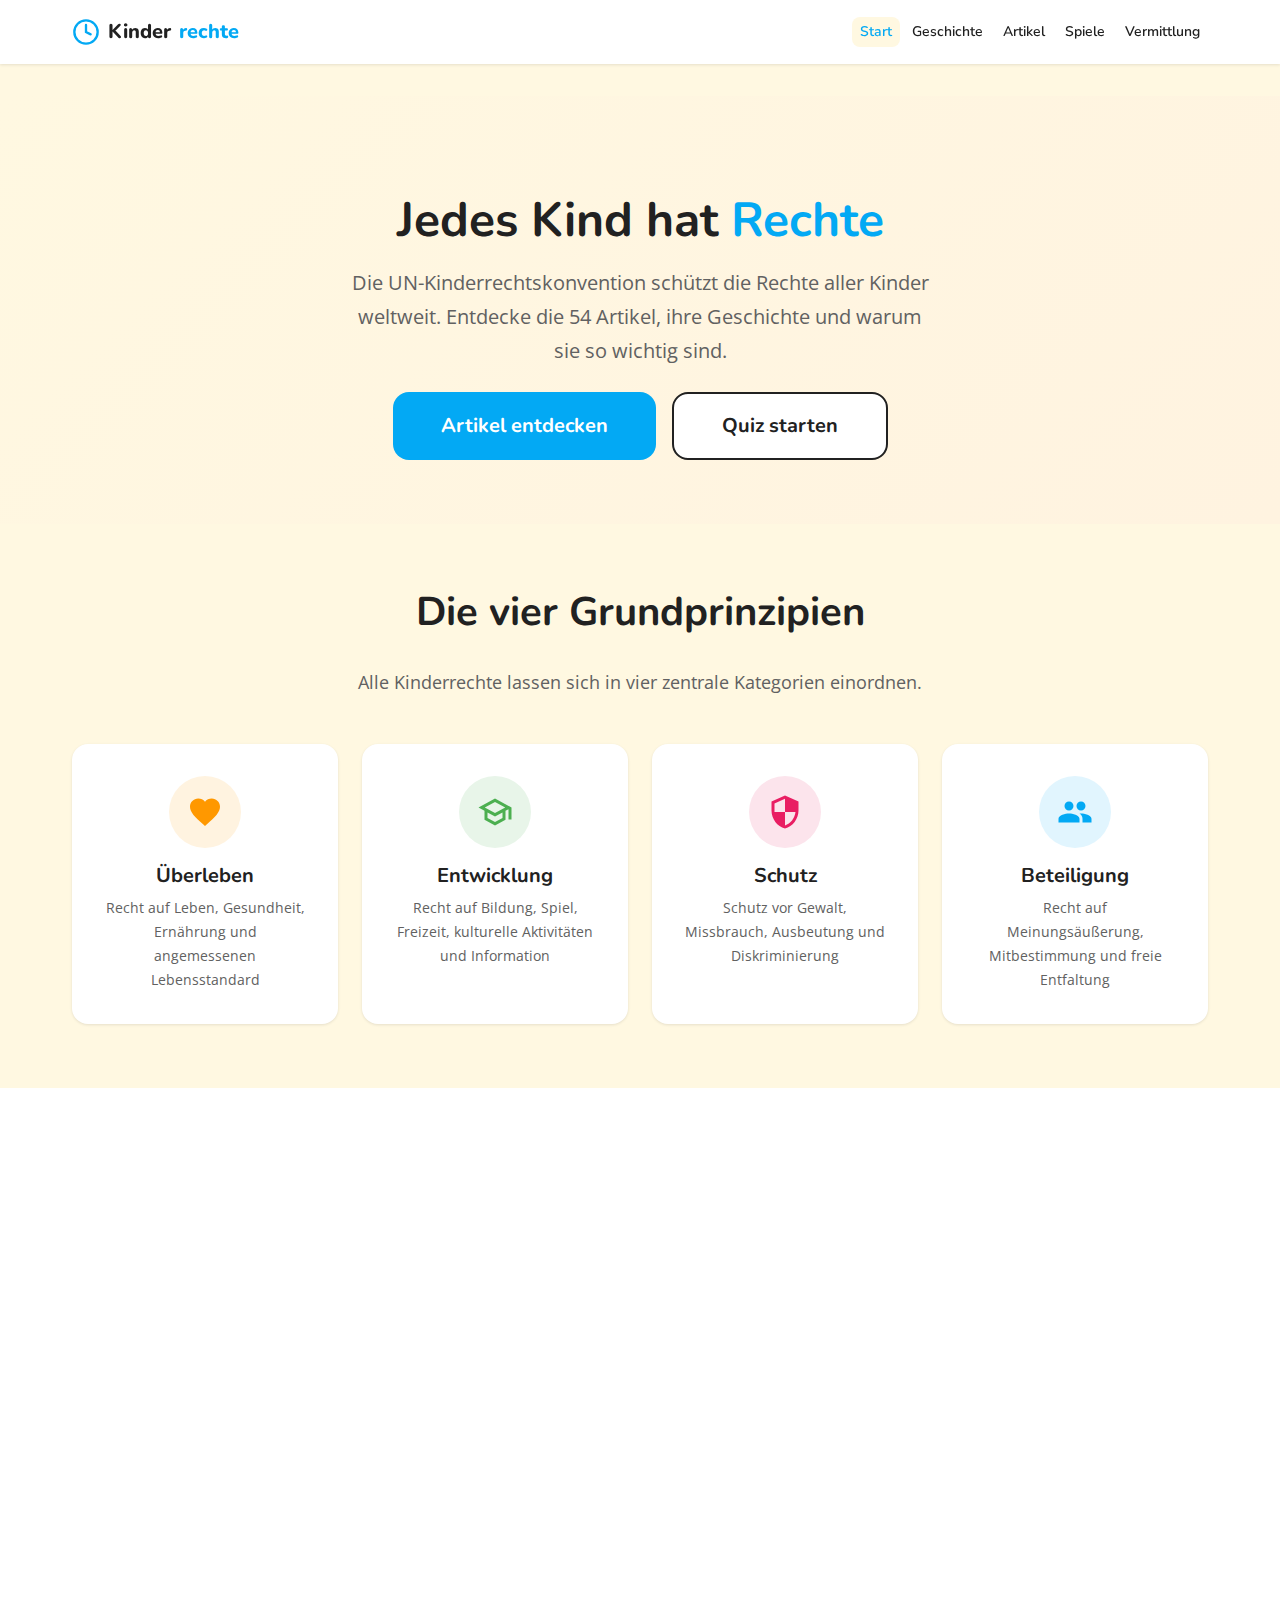
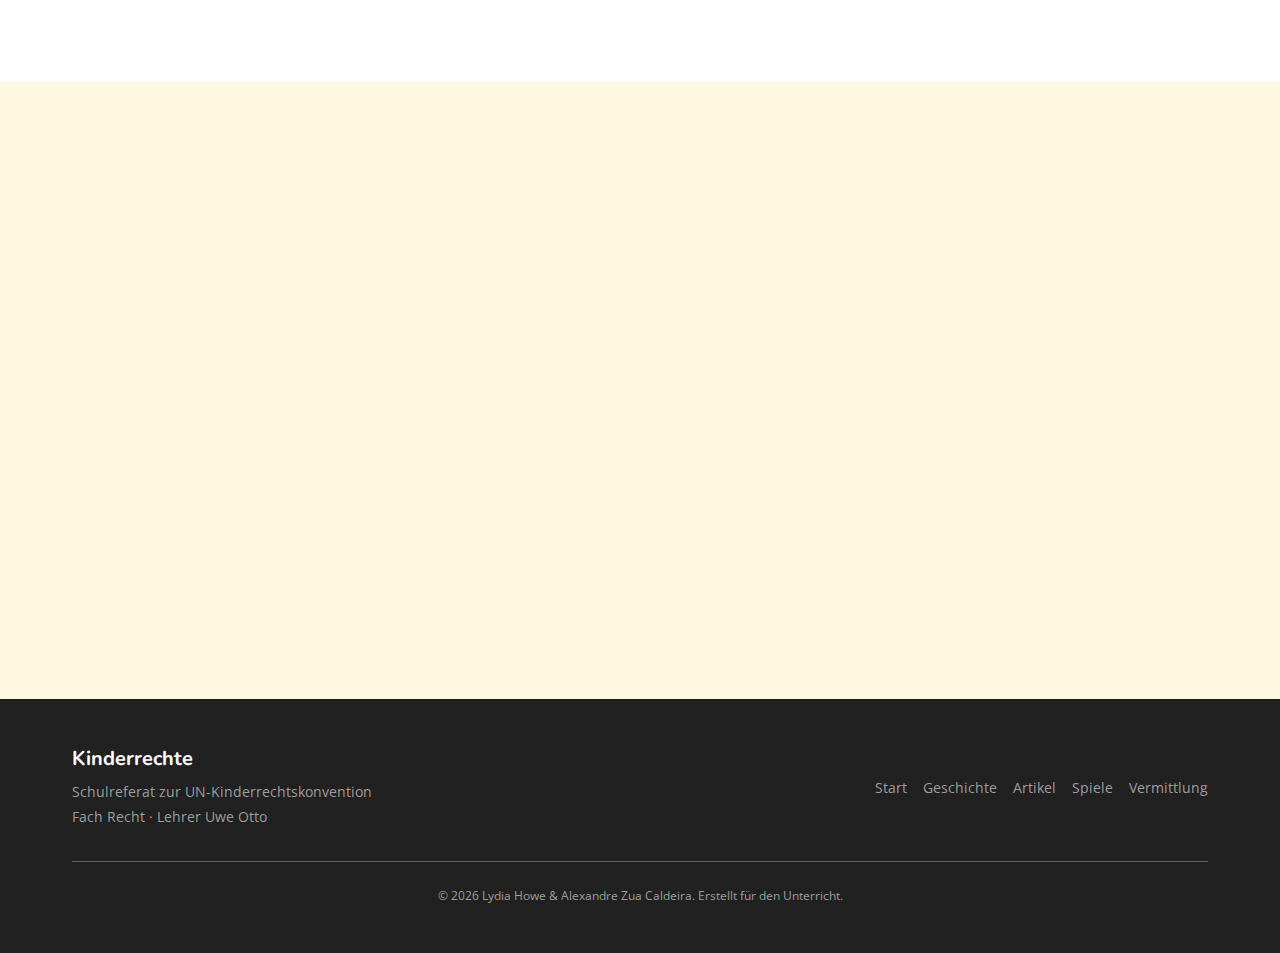
<file: index.html>
<!DOCTYPE html>
<html lang="de">
<head>
  <meta charset="UTF-8">
  <meta name="viewport" content="width=device-width, initial-scale=1.0">
  <title>Kinderrechte — UN-Kinderrechtskonvention</title>
  <meta name="description" content="Interaktive Website zum Thema Kinderrechte und UN-Kinderrechtskonvention. Schulreferat im Fach Recht.">
  <link rel="preconnect" href="https://fonts.googleapis.com">
  <link rel="preconnect" href="https://fonts.gstatic.com" crossorigin>
  <link href="https://fonts.googleapis.com/css2?family=Nunito:wght@400;600;700;800&amp;family=Open+Sans:wght@400;600;700&amp;display=swap" rel="stylesheet">
  <link rel="stylesheet" href="css/variables.css">
  <link rel="stylesheet" href="css/reset.css">
  <link rel="stylesheet" href="css/layout.css">
  <link rel="stylesheet" href="css/components.css">
  <link rel="stylesheet" href="css/animations.css">
  <link rel="stylesheet" href="css/pages/home.css">
  <link rel="manifest" href="manifest.json">
  <meta name="theme-color" content="#03A9F4">
  <link rel="apple-touch-icon" href="assets/images/icons/icon-192.png">
</head>
<body>
  <!-- Navigation -->
  <nav class="nav" role="navigation" aria-label="Hauptnavigation">
    <div class="container">
      <a href="index.html" class="nav-logo">
        <svg width="28" height="28" viewBox="0 0 24 24" fill="none" aria-hidden="true">
          <circle cx="12" cy="12" r="10" stroke="#03A9F4" stroke-width="2"/>
          <path d="M12 6v6l4 2" stroke="#03A9F4" stroke-width="2" stroke-linecap="round"/>
        </svg>
        Kinder<span>rechte</span>
      </a>
      <button class="nav-toggle" aria-label="Menü öffnen" aria-expanded="false">
        <span></span><span></span><span></span>
      </button>
      <div class="nav-menu" role="menubar">
        <a href="index.html" class="nav-link" role="menuitem">Start</a>
        <a href="timeline.html" class="nav-link" role="menuitem">Geschichte</a>
        <a href="articles.html" class="nav-link" role="menuitem">Artikel</a>
        <a href="games.html" class="nav-link" role="menuitem">Spiele</a>
        <a href="vermittlung.html" class="nav-link" role="menuitem">Vermittlung</a>
      </div>
    </div>
    <div class="nav-overlay" aria-hidden="true"></div>
  </nav>

  <main class="page-content">
    <!-- Hero -->
    <section class="hero" aria-labelledby="hero-title">
      <div class="container">
        <h1 id="hero-title" class="hero-title slide-up">
          Jedes Kind hat <span>Rechte</span>
        </h1>
        <p class="hero-subtitle fade-in">
          Die UN-Kinderrechtskonvention schützt die Rechte aller Kinder weltweit.
          Entdecke die 54 Artikel, ihre Geschichte und warum sie so wichtig sind.
        </p>
        <div class="hero-cta fade-in">
          <a href="articles.html" class="btn btn-primary btn-lg">Artikel entdecken</a>
          <a href="games.html" class="btn btn-secondary btn-lg">Quiz starten</a>
        </div>
      </div>
    </section>

    <!-- 4 Kategorien -->
    <section class="categories section" aria-labelledby="cat-title">
      <div class="container">
        <h2 id="cat-title" class="section-title reveal">Die vier Grundprinzipien</h2>
        <p class="section-subtitle reveal">
          Alle Kinderrechte lassen sich in vier zentrale Kategorien einordnen.
        </p>
        <div class="grid grid-4 reveal reveal-stagger">
          <div class="category-card">
            <div class="category-icon category-icon--survival">
              <svg width="36" height="36" viewBox="0 0 24 24" fill="none" aria-hidden="true">
                <path d="M12 21.35l-1.45-1.32C5.4 15.36 2 12.28 2 8.5 2 5.42 4.42 3 7.5 3c1.74 0 3.41.81 4.5 2.09C13.09 3.81 14.76 3 16.5 3 19.58 3 22 5.42 22 8.5c0 3.78-3.4 6.86-8.55 11.54L12 21.35z" fill="#FF9800"/>
              </svg>
            </div>
            <h3>Überleben</h3>
            <p>Recht auf Leben, Gesundheit, Ernährung und angemessenen Lebensstandard</p>
          </div>
          <div class="category-card">
            <div class="category-icon category-icon--development">
              <svg width="36" height="36" viewBox="0 0 24 24" fill="none" aria-hidden="true">
                <path d="M12 3L1 9l4 2.18v6L12 21l7-3.82v-6l2-1.09V17h2V9L12 3zm6.82 6L12 12.72 5.18 9 12 5.28 18.82 9zM17 15.99l-5 2.73-5-2.73v-3.72L12 15l5-2.73v3.72z" fill="#4CAF50"/>
              </svg>
            </div>
            <h3>Entwicklung</h3>
            <p>Recht auf Bildung, Spiel, Freizeit, kulturelle Aktivitäten und Information</p>
          </div>
          <div class="category-card">
            <div class="category-icon category-icon--protection">
              <svg width="36" height="36" viewBox="0 0 24 24" fill="none" aria-hidden="true">
                <path d="M12 1L3 5v6c0 5.55 3.84 10.74 9 12 5.16-1.26 9-6.45 9-12V5l-9-4zm0 10.99h7c-.53 4.12-3.28 7.79-7 8.94V12H5V6.3l7-3.11v8.8z" fill="#E91E63"/>
              </svg>
            </div>
            <h3>Schutz</h3>
            <p>Schutz vor Gewalt, Missbrauch, Ausbeutung und Diskriminierung</p>
          </div>
          <div class="category-card">
            <div class="category-icon category-icon--participation">
              <svg width="36" height="36" viewBox="0 0 24 24" fill="none" aria-hidden="true">
                <path d="M16 11c1.66 0 2.99-1.34 2.99-3S17.66 5 16 5c-1.66 0-3 1.34-3 3s1.34 3 3 3zm-8 0c1.66 0 2.99-1.34 2.99-3S9.66 5 8 5C6.34 5 5 6.34 5 8s1.34 3 3 3zm0 2c-2.33 0-7 1.17-7 3.5V19h14v-2.5c0-2.33-4.67-3.5-7-3.5zm8 0c-.29 0-.62.02-.97.05 1.16.84 1.97 1.97 1.97 3.45V19h6v-2.5c0-2.33-4.67-3.5-7-3.5z" fill="#03A9F4"/>
              </svg>
            </div>
            <h3>Beteiligung</h3>
            <p>Recht auf Meinungsäußerung, Mitbestimmung und freie Entfaltung</p>
          </div>
        </div>
      </div>
    </section>

    <!-- Referenten-Info -->
    <section class="referenten section" aria-labelledby="ref-title">
      <div class="container">
        <h2 id="ref-title" class="section-title reveal">Über das Referat</h2>
        <div class="referenten-card reveal">
          <h3>Lydia Howe &amp; Alexandre Zua Caldeira</h3>
          <p class="meta">Fach: Recht &middot; Lehrer: Uwe Otto</p>
          <p class="date">06. März 2026</p>
          <div style="margin-top: var(--space-lg);">
            <p style="font-size: var(--fs-sm); color: var(--color-gray-dark); margin-bottom: var(--space-sm);">Website auf dem Handy öffnen:</p>
            <img src="assets/images/qr-code.png" alt="QR-Code zur Website kinderrechte.zuacaldeira.com" style="width: 160px; height: 160px; margin: 0 auto; border-radius: var(--radius-md);">
          </div>
        </div>
      </div>
    </section>

    <!-- Navigation Cards -->
    <section class="nav-cards section" aria-labelledby="explore-title">
      <div class="container">
        <h2 id="explore-title" class="section-title reveal">Themen entdecken</h2>
        <div class="grid grid-2 reveal reveal-stagger">
          <a href="timeline.html" class="nav-card nav-card--timeline">
            <h3>Geschichte</h3>
            <p>Von 1924 bis heute — die Meilensteine der Kinderrechte</p>
            <div class="arrow">Zur Timeline &rarr;</div>
          </a>
          <a href="articles.html" class="nav-card nav-card--articles">
            <h3>54 Artikel</h3>
            <p>Alle Artikel der UN-Kinderrechtskonvention im Überblick</p>
            <div class="arrow">Artikel lesen &rarr;</div>
          </a>
          <a href="games.html" class="nav-card nav-card--games">
            <h3>Quiz &amp; Memory</h3>
            <p>Teste dein Wissen über Kinderrechte spielerisch</p>
            <div class="arrow">Spielen &rarr;</div>
          </a>
          <a href="vermittlung.html" class="nav-card nav-card--vermittlung">
            <h3>Vermittlung &amp; Schutz</h3>
            <p>Wie Kinderrechte vermittelt und geschützt werden</p>
            <div class="arrow">Mehr erfahren &rarr;</div>
          </a>
        </div>
      </div>
    </section>
  </main>

  <!-- Footer -->
  <footer class="footer">
    <div class="container">
      <div class="footer-content">
        <div class="footer-info">
          <h3>Kinderrechte</h3>
          <p>Schulreferat zur UN-Kinderrechtskonvention<br>Fach Recht &middot; Lehrer Uwe Otto</p>
        </div>
        <nav class="footer-nav" aria-label="Footer-Navigation">
          <a href="index.html">Start</a>
          <a href="timeline.html">Geschichte</a>
          <a href="articles.html">Artikel</a>
          <a href="games.html">Spiele</a>
          <a href="vermittlung.html">Vermittlung</a>
        </nav>
      </div>
      <div class="footer-bottom">
        <p>&copy; 2026 Lydia Howe &amp; Alexandre Zua Caldeira. Erstellt für den Unterricht.</p>
      </div>
    </div>
  </footer>

  <script src="js/main.js"></script>
  <script>if("serviceWorker" in navigator) navigator.serviceWorker.register("/sw.js");</script>
</body>
</html>
</file>
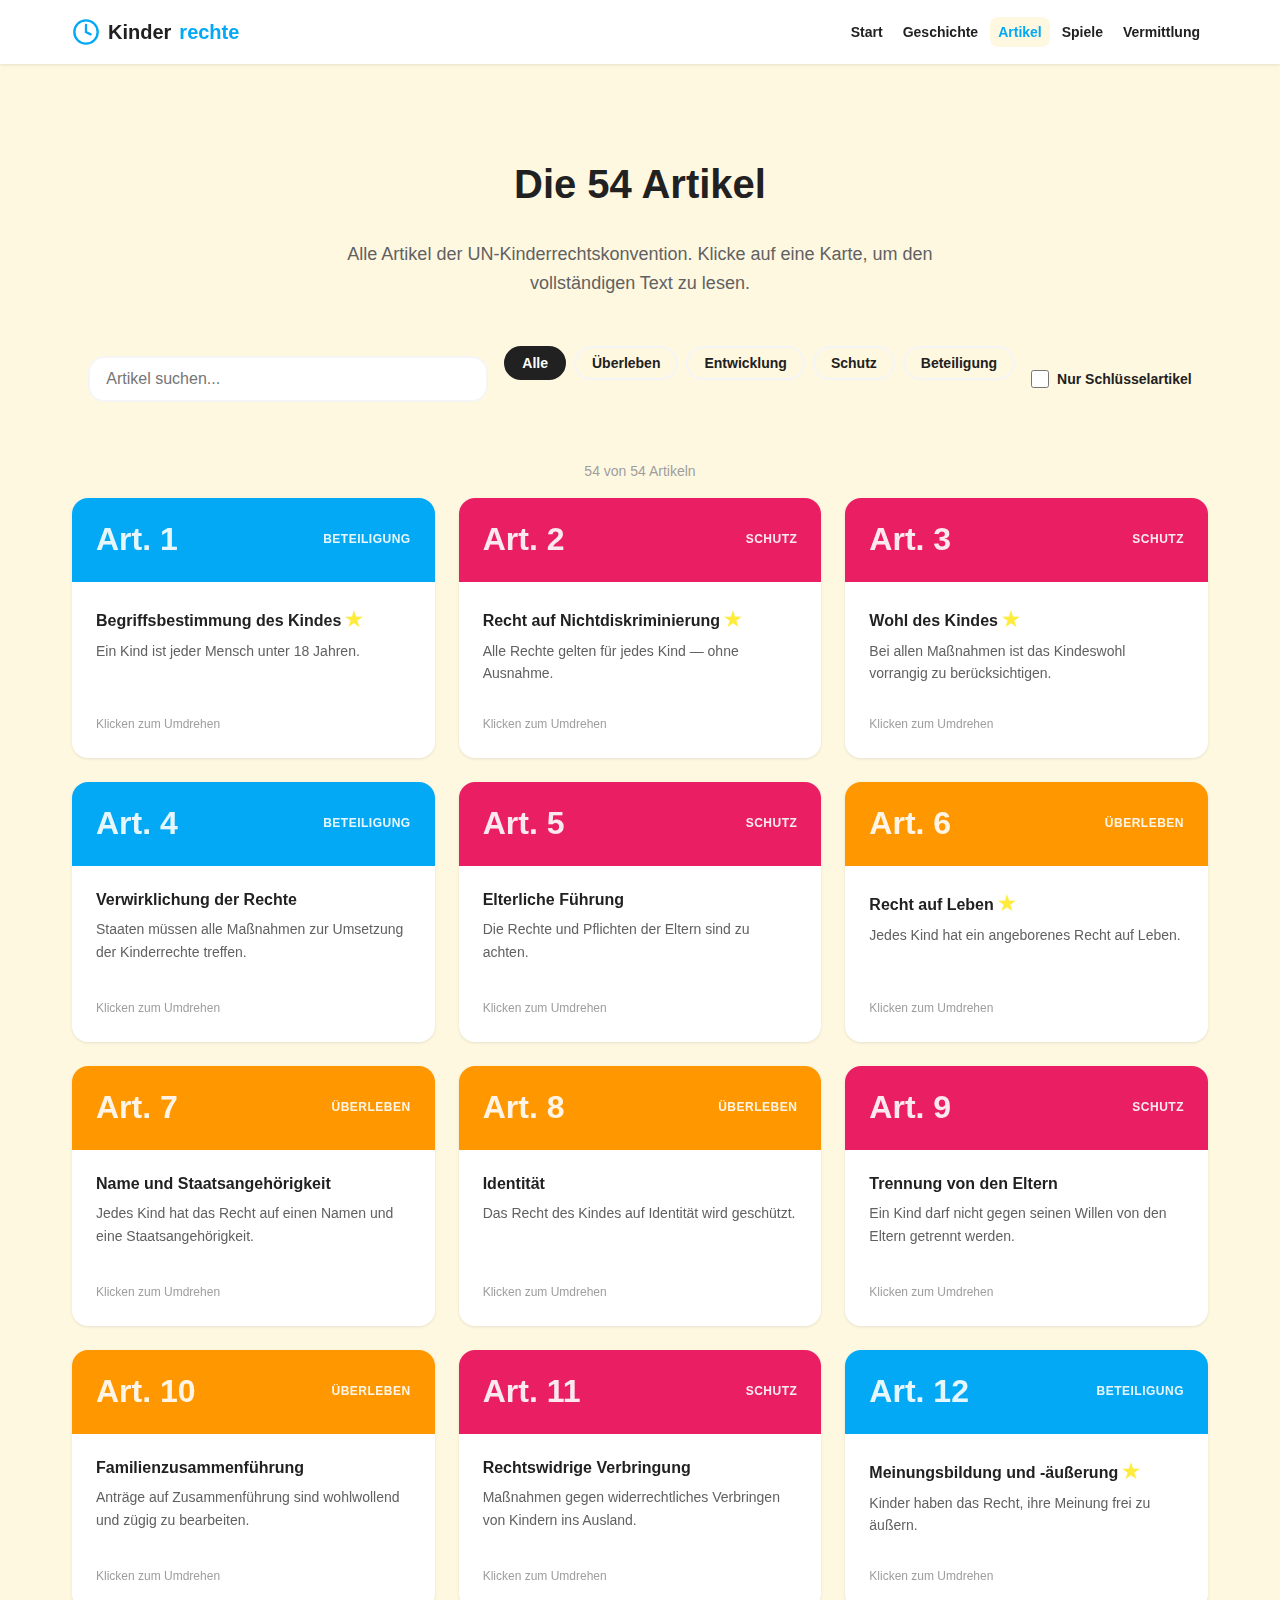
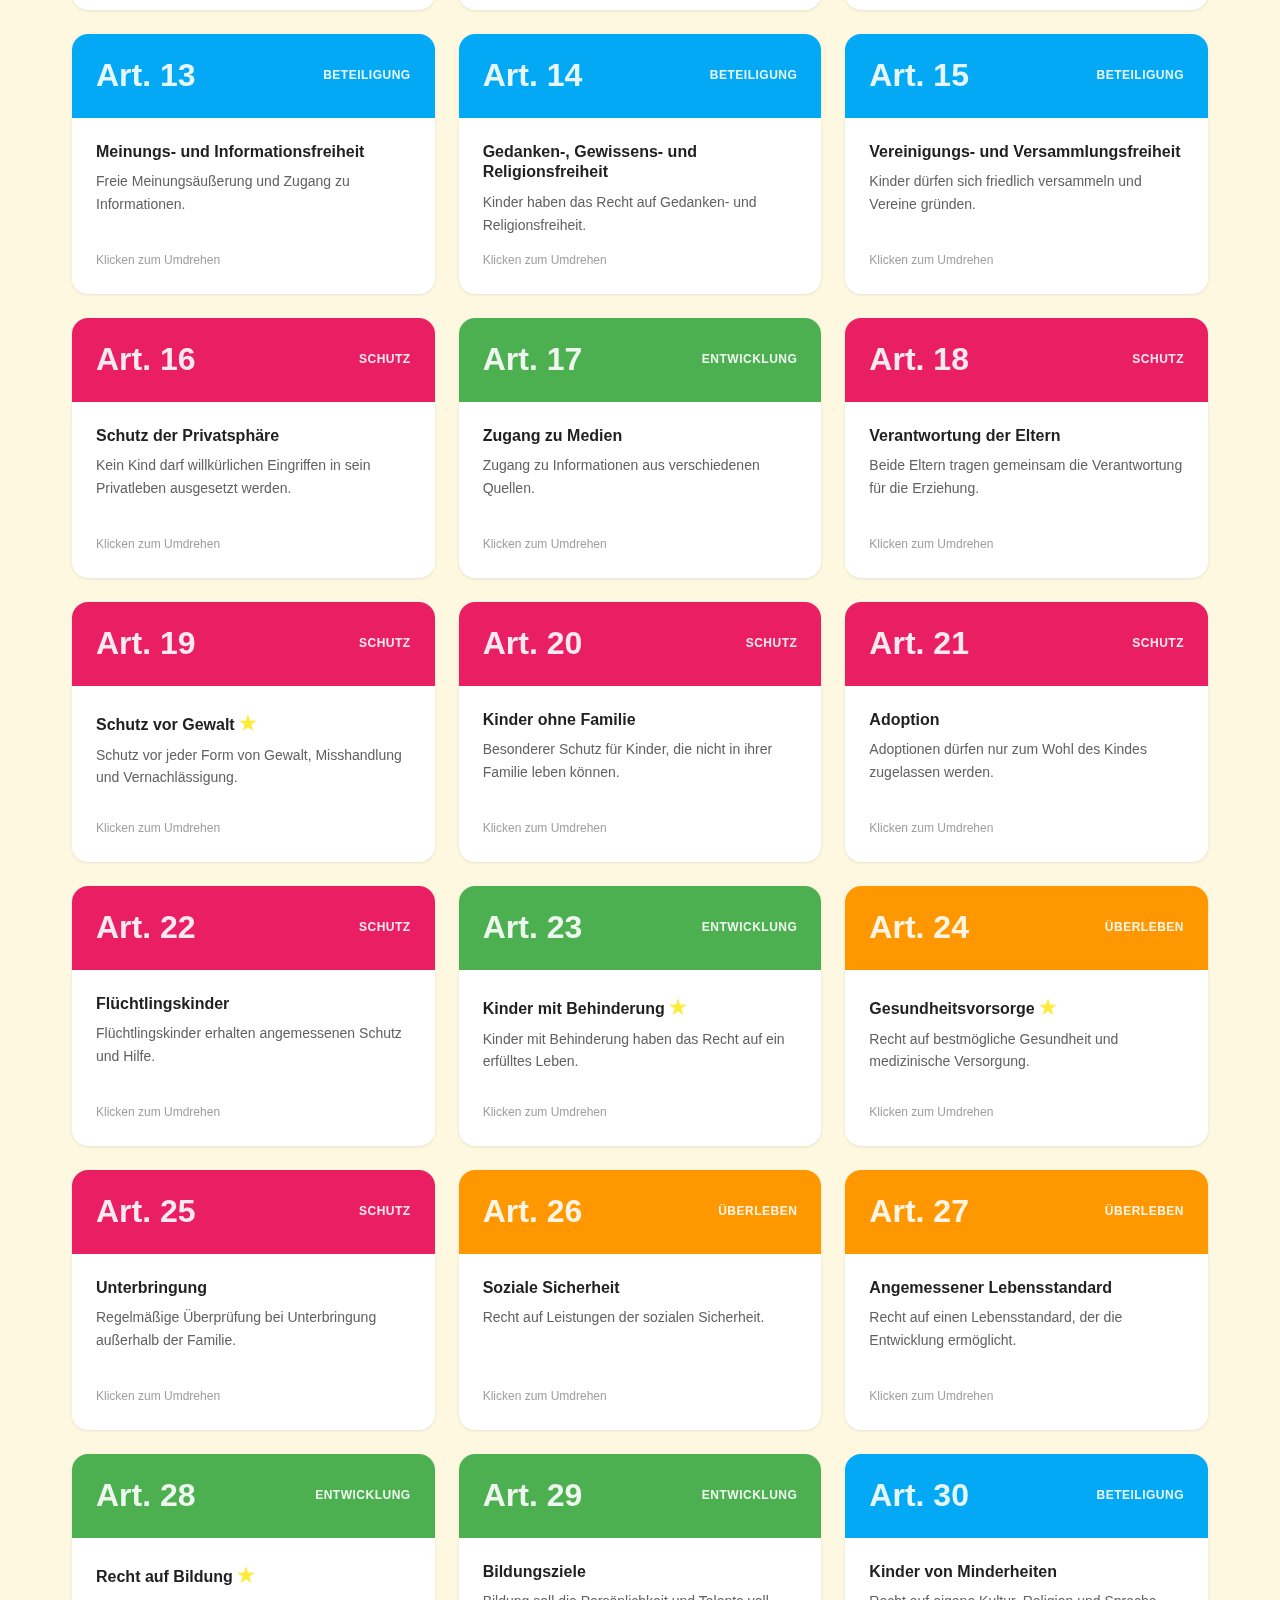
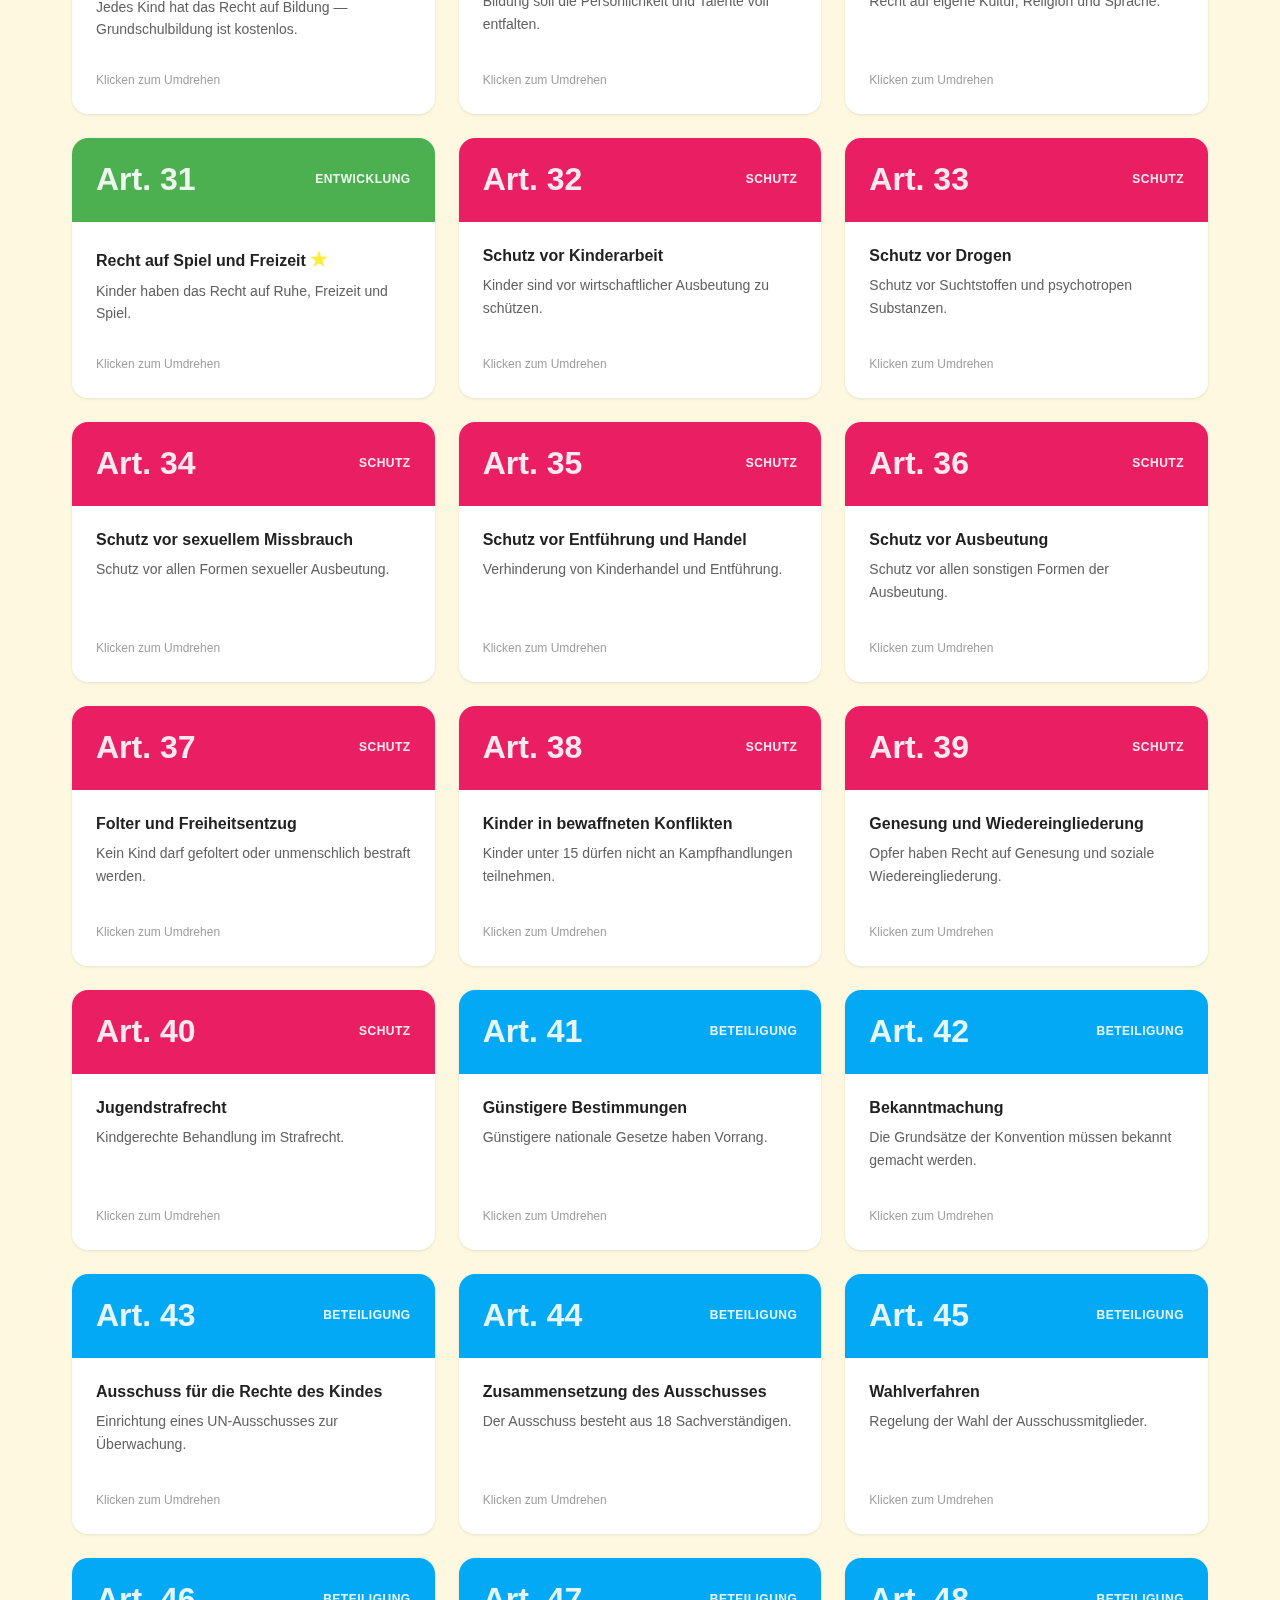
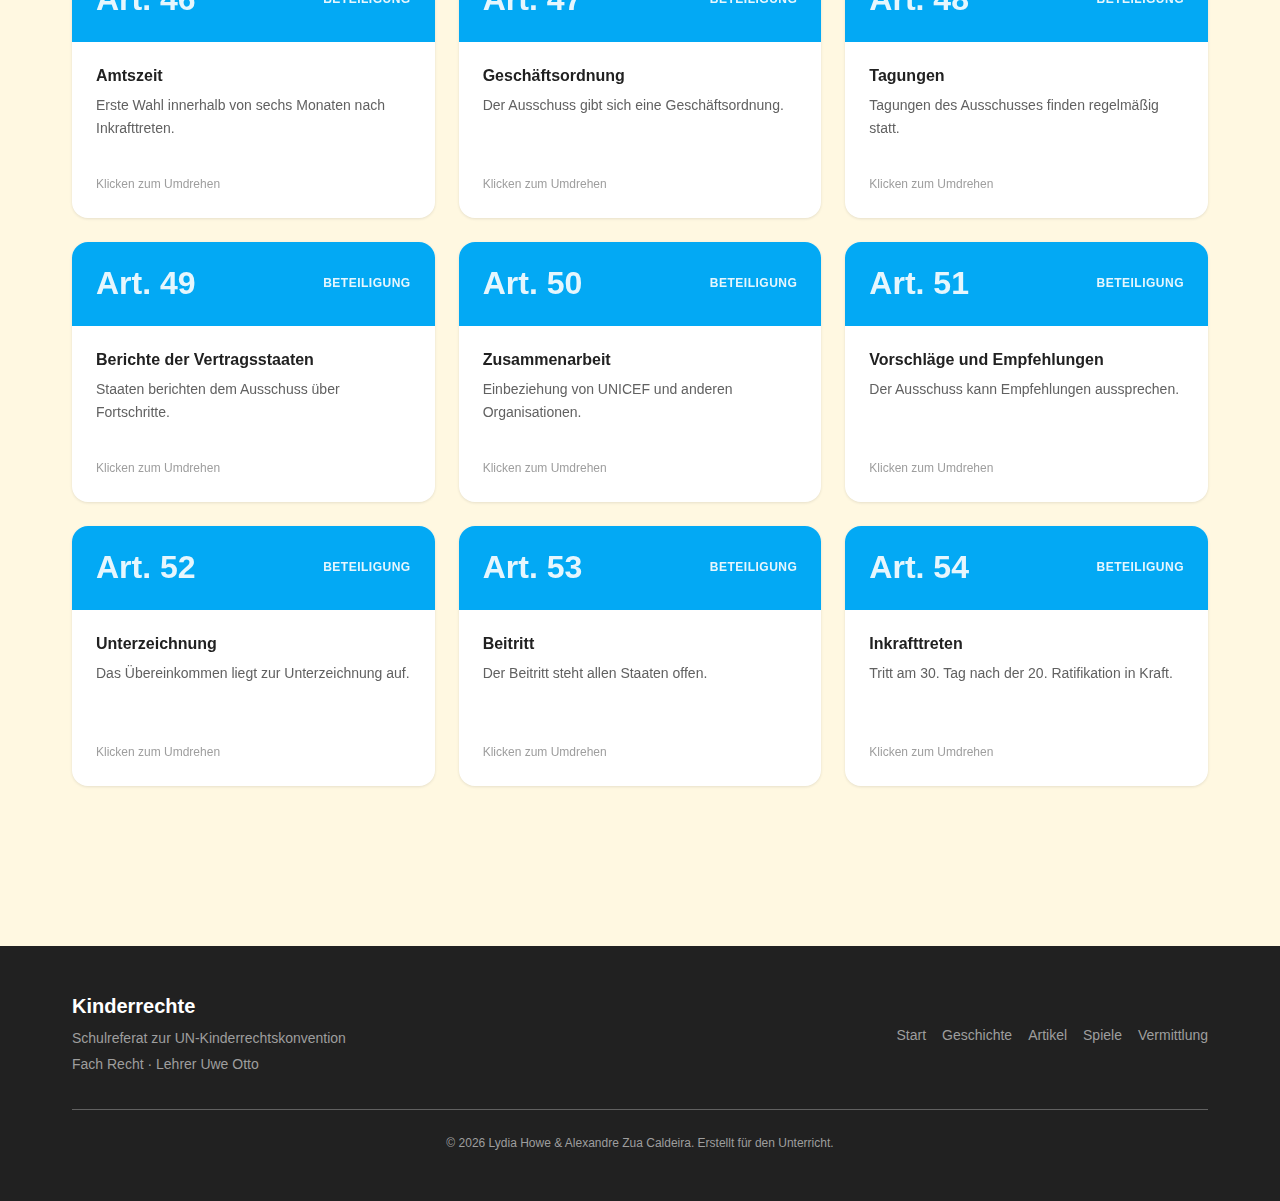
<file: articles.html>
<!DOCTYPE html>
<html lang="de">
<head>
  <meta charset="UTF-8">
  <meta name="viewport" content="width=device-width, initial-scale=1.0">
  <title>54 Artikel — UN-Kinderrechtskonvention</title>
  <meta name="description" content="Alle 54 Artikel der UN-Kinderrechtskonvention als interaktive Karten mit Filter und Suche.">
  <link rel="preconnect" href="https://fonts.googleapis.com">
  <link rel="preconnect" href="https://fonts.gstatic.com" crossorigin>
  <link href="https://fonts.googleapis.com/css2?family=Nunito:wght@400;600;700;800&family=Open+Sans:wght@400;600;700&display=swap" rel="stylesheet">
  <link rel="stylesheet" href="css/variables.css">
  <link rel="stylesheet" href="css/reset.css">
  <link rel="stylesheet" href="css/layout.css">
  <link rel="stylesheet" href="css/components.css">
  <link rel="stylesheet" href="css/animations.css">
  <link rel="stylesheet" href="css/pages/articles.css">
</head>
<body>
  <!-- Navigation -->
  <nav class="nav" role="navigation" aria-label="Hauptnavigation">
    <div class="container">
      <a href="index.html" class="nav-logo">
        <svg width="28" height="28" viewBox="0 0 24 24" fill="none" aria-hidden="true">
          <circle cx="12" cy="12" r="10" stroke="#03A9F4" stroke-width="2"/>
          <path d="M12 6v6l4 2" stroke="#03A9F4" stroke-width="2" stroke-linecap="round"/>
        </svg>
        Kinder<span>rechte</span>
      </a>
      <button class="nav-toggle" aria-label="Menü öffnen" aria-expanded="false">
        <span></span><span></span><span></span>
      </button>
      <div class="nav-menu" role="menubar">
        <a href="index.html" class="nav-link" role="menuitem">Start</a>
        <a href="timeline.html" class="nav-link" role="menuitem">Geschichte</a>
        <a href="articles.html" class="nav-link" role="menuitem">Artikel</a>
        <a href="games.html" class="nav-link" role="menuitem">Spiele</a>
        <a href="vermittlung.html" class="nav-link" role="menuitem">Vermittlung</a>
      </div>
    </div>
    <div class="nav-overlay" aria-hidden="true"></div>
  </nav>

  <main class="page-content">
    <section class="section">
      <div class="container">
        <h1 class="section-title reveal">Die 54 Artikel</h1>
        <p class="section-subtitle reveal">
          Alle Artikel der UN-Kinderrechtskonvention. Klicke auf eine Karte, um den vollständigen Text zu lesen.
        </p>

        <!-- Controls -->
        <div class="articles-controls reveal">
          <input type="text" id="articles-search" class="search-input articles-search"
                 placeholder="Artikel suchen..." aria-label="Artikel durchsuchen">

          <div class="filter-group">
            <button class="filter-btn active" data-category="all">Alle</button>
            <button class="filter-btn" data-category="survival" style="--hover-color: var(--color-survival)">Überleben</button>
            <button class="filter-btn" data-category="development" style="--hover-color: var(--color-development)">Entwicklung</button>
            <button class="filter-btn" data-category="protection" style="--hover-color: var(--color-protection)">Schutz</button>
            <button class="filter-btn" data-category="participation" style="--hover-color: var(--color-participation)">Beteiligung</button>
          </div>

          <label class="key-toggle">
            <input type="checkbox" id="key-toggle">
            Nur Schlüsselartikel
          </label>
        </div>

        <p id="articles-count" class="articles-count reveal"></p>

        <div id="articles-grid" class="articles-grid">
          <!-- Rendered by articles.js -->
        </div>
      </div>
    </section>
  </main>

  <!-- Footer -->
  <footer class="footer">
    <div class="container">
      <div class="footer-content">
        <div class="footer-info">
          <h3>Kinderrechte</h3>
          <p>Schulreferat zur UN-Kinderrechtskonvention<br>Fach Recht &middot; Lehrer Uwe Otto</p>
        </div>
        <nav class="footer-nav" aria-label="Footer-Navigation">
          <a href="index.html">Start</a>
          <a href="timeline.html">Geschichte</a>
          <a href="articles.html">Artikel</a>
          <a href="games.html">Spiele</a>
          <a href="vermittlung.html">Vermittlung</a>
        </nav>
      </div>
      <div class="footer-bottom">
        <p>&copy; 2026 Lydia Howe &amp; Alexandre Zua Caldeira. Erstellt für den Unterricht.</p>
      </div>
    </div>
  </footer>

  <script src="js/data/articles-data.js"></script>
  <script src="js/main.js"></script>
  <script src="js/articles.js"></script>
</body>
</html>
</file>
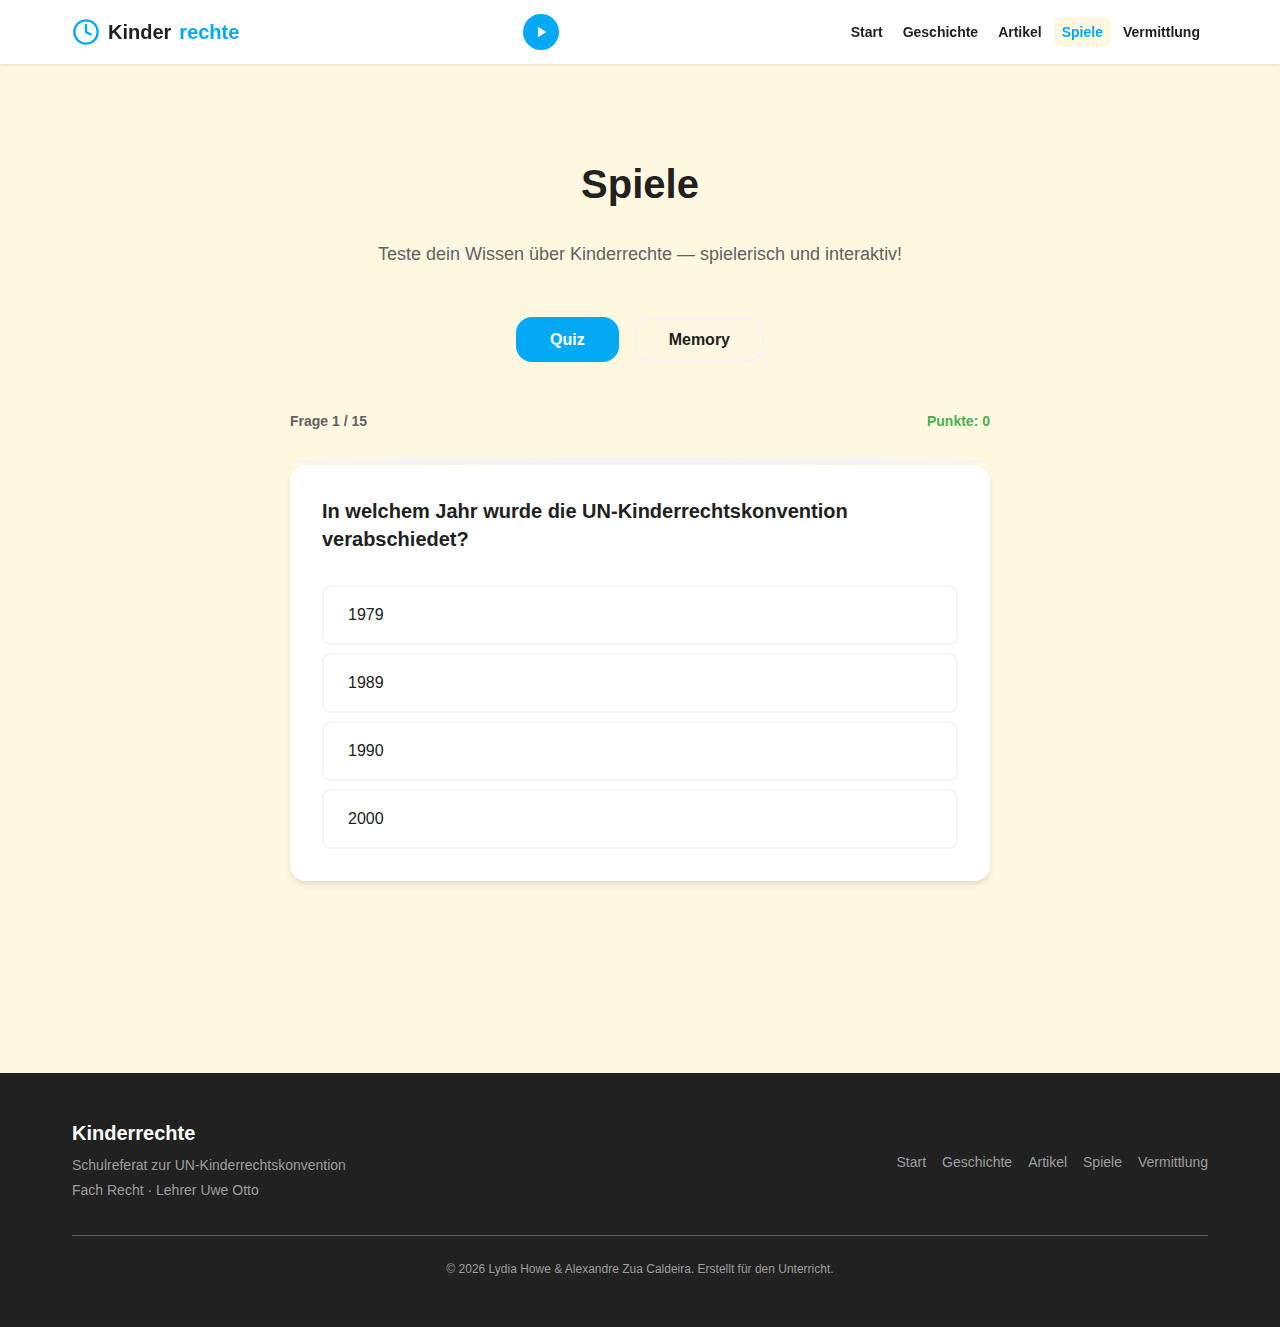
<file: games.html>
<!DOCTYPE html>
<html lang="de">
<head>
  <meta charset="UTF-8">
  <meta name="viewport" content="width=device-width, initial-scale=1.0">
  <title>Spiele — Kinderrechte Quiz &amp; Memory</title>
  <meta name="description" content="Teste dein Wissen über Kinderrechte mit Quiz und Memory.">
  <link rel="preconnect" href="https://fonts.googleapis.com">
  <link rel="preconnect" href="https://fonts.gstatic.com" crossorigin>
  <link href="https://fonts.googleapis.com/css2?family=Nunito:wght@400;600;700;800&amp;family=Open+Sans:wght@400;600;700&amp;display=swap" rel="stylesheet">
  <link rel="stylesheet" href="css/variables.css">
  <link rel="stylesheet" href="css/reset.css">
  <link rel="stylesheet" href="css/layout.css">
  <link rel="stylesheet" href="css/components.css">
  <link rel="stylesheet" href="css/animations.css">
  <link rel="stylesheet" href="css/pages/games.css">
  <link rel="stylesheet" href="css/presentation.css">
  <link rel="manifest" href="manifest.json">
  <meta name="theme-color" content="#03A9F4">
  <link rel="apple-touch-icon" href="assets/images/icons/icon-192.png">
</head>
<body>
  <!-- Navigation -->
  <nav class="nav" role="navigation" aria-label="Hauptnavigation">
    <div class="container">
      <a href="index.html" class="nav-logo">
        <svg width="28" height="28" viewBox="0 0 24 24" fill="none" aria-hidden="true">
          <circle cx="12" cy="12" r="10" stroke="#03A9F4" stroke-width="2"/>
          <path d="M12 6v6l4 2" stroke="#03A9F4" stroke-width="2" stroke-linecap="round"/>
        </svg>
        Kinder<span>rechte</span>
      </a>
      <button class="nav-play" aria-label="Präsentation starten" id="start-presentation">
        <svg width="18" height="18" viewBox="0 0 24 24" fill="currentColor" aria-hidden="true"><path d="M8 5v14l11-7z"/></svg>
      </button>
      <button class="nav-toggle" aria-label="Menü öffnen" aria-expanded="false">
        <span></span><span></span><span></span>
      </button>
      <div class="nav-menu" role="menubar">
        <a href="index.html" class="nav-link" role="menuitem">Start</a>
        <a href="timeline.html" class="nav-link" role="menuitem">Geschichte</a>
        <a href="articles.html" class="nav-link" role="menuitem">Artikel</a>
        <a href="games.html" class="nav-link" role="menuitem">Spiele</a>
        <a href="vermittlung.html" class="nav-link" role="menuitem">Vermittlung</a>
      </div>
    </div>
    <div class="nav-overlay" aria-hidden="true"></div>
  </nav>

  <main class="page-content">
    <section class="section">
      <div class="container">
        <h1 class="section-title reveal">Spiele</h1>
        <p class="section-subtitle reveal">Teste dein Wissen über Kinderrechte — spielerisch und interaktiv!</p>

        <!-- Game Tabs -->
        <div class="games-tabs reveal">
          <button class="game-tab active" data-game="quiz-panel">Quiz</button>
          <button class="game-tab" data-game="memory-panel">Memory</button>
        </div>

        <!-- Quiz Panel -->
        <div id="quiz-panel" class="game-panel active">
          <div id="quiz-container">
            <!-- Rendered by games.js -->
          </div>
        </div>

        <!-- Memory Panel -->
        <div id="memory-panel" class="game-panel">
          <div class="memory-controls reveal">
            <span>Schwierigkeit:</span>
            <div class="memory-difficulty">
              <button class="difficulty-btn active" data-difficulty="easy">Leicht (6)</button>
              <button class="difficulty-btn" data-difficulty="medium">Mittel (8)</button>
              <button class="difficulty-btn" data-difficulty="hard">Schwer (12)</button>
            </div>
          </div>

          <div class="memory-stats">
            <span>Züge: <strong id="memory-moves">0</strong></span>
            <span>Paare: <strong id="memory-pairs">0 / 6</strong></span>
          </div>

          <div id="memory-grid" class="memory-grid memory-grid--easy">
            <!-- Rendered by games.js -->
          </div>

          <div id="memory-win" class="memory-win">
            <h3>Gewonnen!</h3>
            <p>Du hast alle Paare in <strong class="memory-win-moves">0</strong> Zügen gefunden.</p>
            <button class="btn btn-primary" onclick="document.querySelector('.difficulty-btn.active').click()">Nochmal spielen</button>
          </div>
        </div>
      </div>
    </section>
  </main>

  <!-- Footer -->
  <footer class="footer">
    <div class="container">
      <div class="footer-content">
        <div class="footer-info">
          <h3>Kinderrechte</h3>
          <p>Schulreferat zur UN-Kinderrechtskonvention<br>Fach Recht &middot; Lehrer Uwe Otto</p>
        </div>
        <nav class="footer-nav" aria-label="Footer-Navigation">
          <a href="index.html">Start</a>
          <a href="timeline.html">Geschichte</a>
          <a href="articles.html">Artikel</a>
          <a href="games.html">Spiele</a>
          <a href="vermittlung.html">Vermittlung</a>
        </nav>
      </div>
      <div class="footer-bottom">
        <p>&copy; 2026 Lydia Howe &amp; Alexandre Zua Caldeira. Erstellt für den Unterricht.</p>
      </div>
    </div>
  </footer>

  <script src="js/data/timeline-data.js"></script>
  <script src="js/data/articles-data.js"></script>
  <script src="js/data/quiz-data.js"></script>
  <script src="js/main.js"></script>
  <script src="js/games.js"></script>
  <script src="js/presentation.js"></script>
  <script>if("serviceWorker" in navigator) navigator.serviceWorker.register("/sw.js");</script>
</body>
</html>
</file>
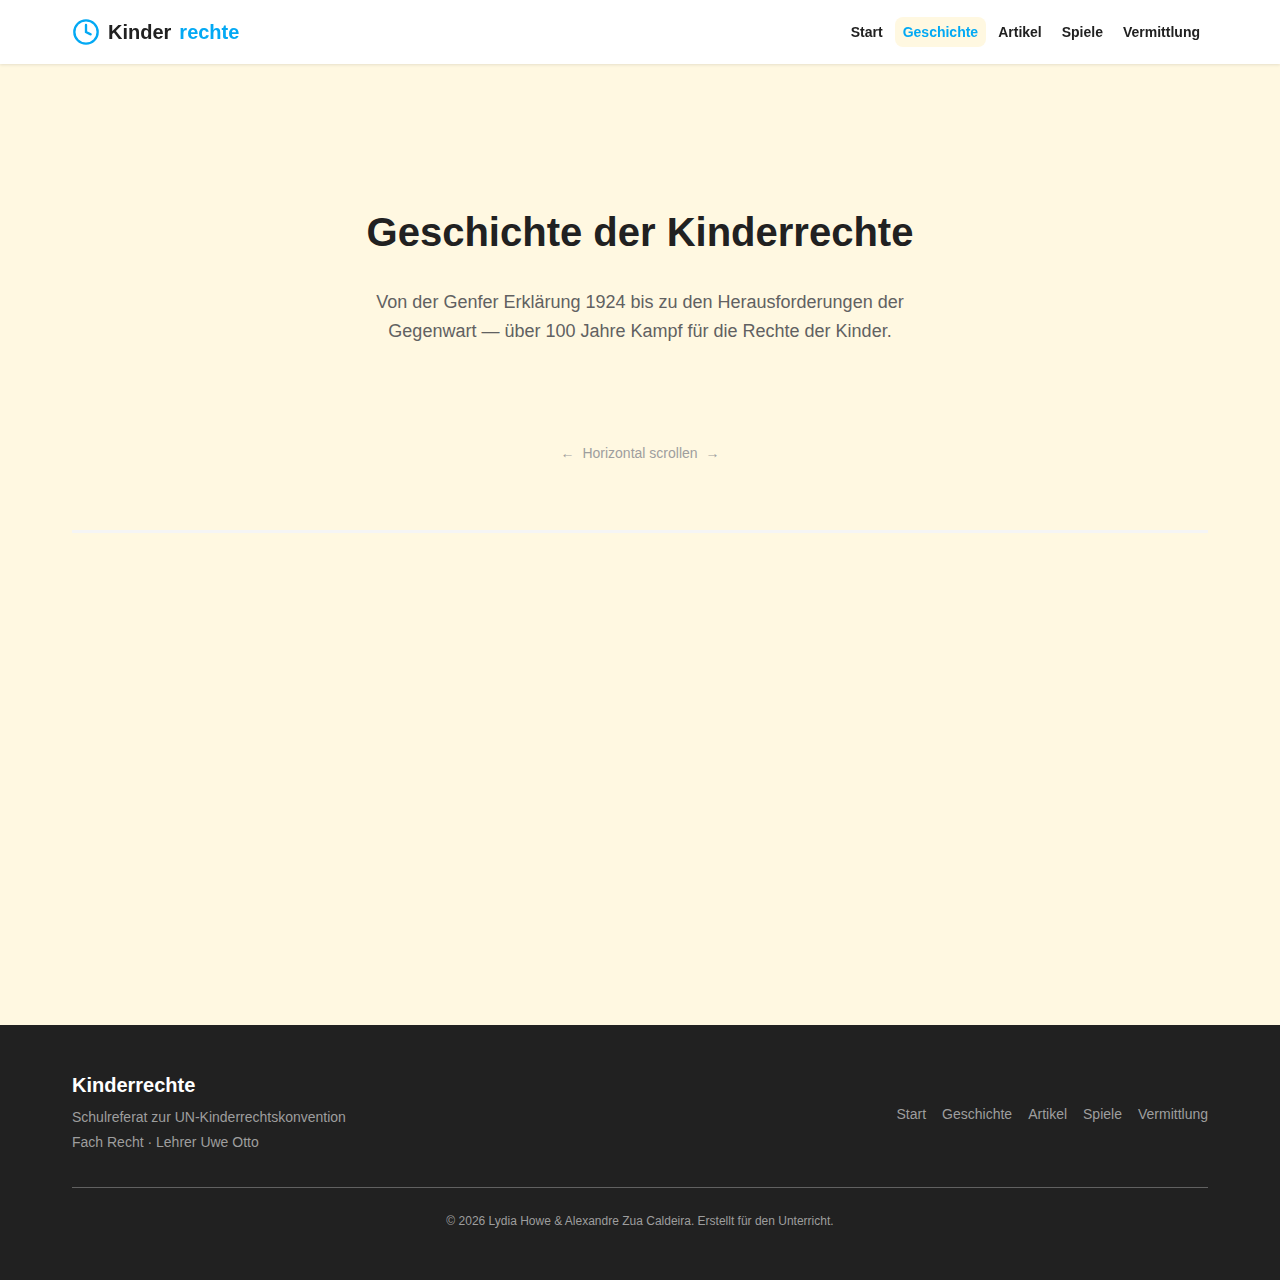
<file: timeline.html>
<!DOCTYPE html>
<html lang="de">
<head>
  <meta charset="UTF-8">
  <meta name="viewport" content="width=device-width, initial-scale=1.0">
  <title>Geschichte der Kinderrechte — Timeline</title>
  <meta name="description" content="Interaktive Timeline der Kinderrechte von 1924 bis heute.">
  <link rel="preconnect" href="https://fonts.googleapis.com">
  <link rel="preconnect" href="https://fonts.gstatic.com" crossorigin>
  <link href="https://fonts.googleapis.com/css2?family=Nunito:wght@400;600;700;800&family=Open+Sans:wght@400;600;700&display=swap" rel="stylesheet">
  <link rel="stylesheet" href="css/variables.css">
  <link rel="stylesheet" href="css/reset.css">
  <link rel="stylesheet" href="css/layout.css">
  <link rel="stylesheet" href="css/components.css">
  <link rel="stylesheet" href="css/animations.css">
  <link rel="stylesheet" href="css/pages/timeline.css">
</head>
<body>
  <!-- Navigation -->
  <nav class="nav" role="navigation" aria-label="Hauptnavigation">
    <div class="container">
      <a href="index.html" class="nav-logo">
        <svg width="28" height="28" viewBox="0 0 24 24" fill="none" aria-hidden="true">
          <circle cx="12" cy="12" r="10" stroke="#03A9F4" stroke-width="2"/>
          <path d="M12 6v6l4 2" stroke="#03A9F4" stroke-width="2" stroke-linecap="round"/>
        </svg>
        Kinder<span>rechte</span>
      </a>
      <button class="nav-toggle" aria-label="Menü öffnen" aria-expanded="false">
        <span></span><span></span><span></span>
      </button>
      <div class="nav-menu" role="menubar">
        <a href="index.html" class="nav-link" role="menuitem">Start</a>
        <a href="timeline.html" class="nav-link" role="menuitem">Geschichte</a>
        <a href="articles.html" class="nav-link" role="menuitem">Artikel</a>
        <a href="games.html" class="nav-link" role="menuitem">Spiele</a>
        <a href="vermittlung.html" class="nav-link" role="menuitem">Vermittlung</a>
      </div>
    </div>
    <div class="nav-overlay" aria-hidden="true"></div>
  </nav>

  <main class="page-content">
    <section class="section">
      <div class="container">
        <div class="timeline-intro reveal">
          <h1 class="section-title">Geschichte der Kinderrechte</h1>
          <p class="section-subtitle">
            Von der Genfer Erklärung 1924 bis zu den Herausforderungen der Gegenwart —
            über 100 Jahre Kampf für die Rechte der Kinder.
          </p>
        </div>

        <div class="timeline-scroll-hint" aria-hidden="true">
          <span>&larr;</span> Horizontal scrollen <span>&rarr;</span>
        </div>

        <div class="timeline" id="timeline" role="list" aria-label="Timeline der Kinderrechte">
          <!-- Rendered by timeline.js -->
        </div>
      </div>
    </section>
  </main>

  <!-- Footer -->
  <footer class="footer">
    <div class="container">
      <div class="footer-content">
        <div class="footer-info">
          <h3>Kinderrechte</h3>
          <p>Schulreferat zur UN-Kinderrechtskonvention<br>Fach Recht &middot; Lehrer Uwe Otto</p>
        </div>
        <nav class="footer-nav" aria-label="Footer-Navigation">
          <a href="index.html">Start</a>
          <a href="timeline.html">Geschichte</a>
          <a href="articles.html">Artikel</a>
          <a href="games.html">Spiele</a>
          <a href="vermittlung.html">Vermittlung</a>
        </nav>
      </div>
      <div class="footer-bottom">
        <p>&copy; 2026 Lydia Howe &amp; Alexandre Zua Caldeira. Erstellt für den Unterricht.</p>
      </div>
    </div>
  </footer>

  <script src="js/data/timeline-data.js"></script>
  <script src="js/main.js"></script>
  <script src="js/timeline.js"></script>
</body>
</html>
</file>
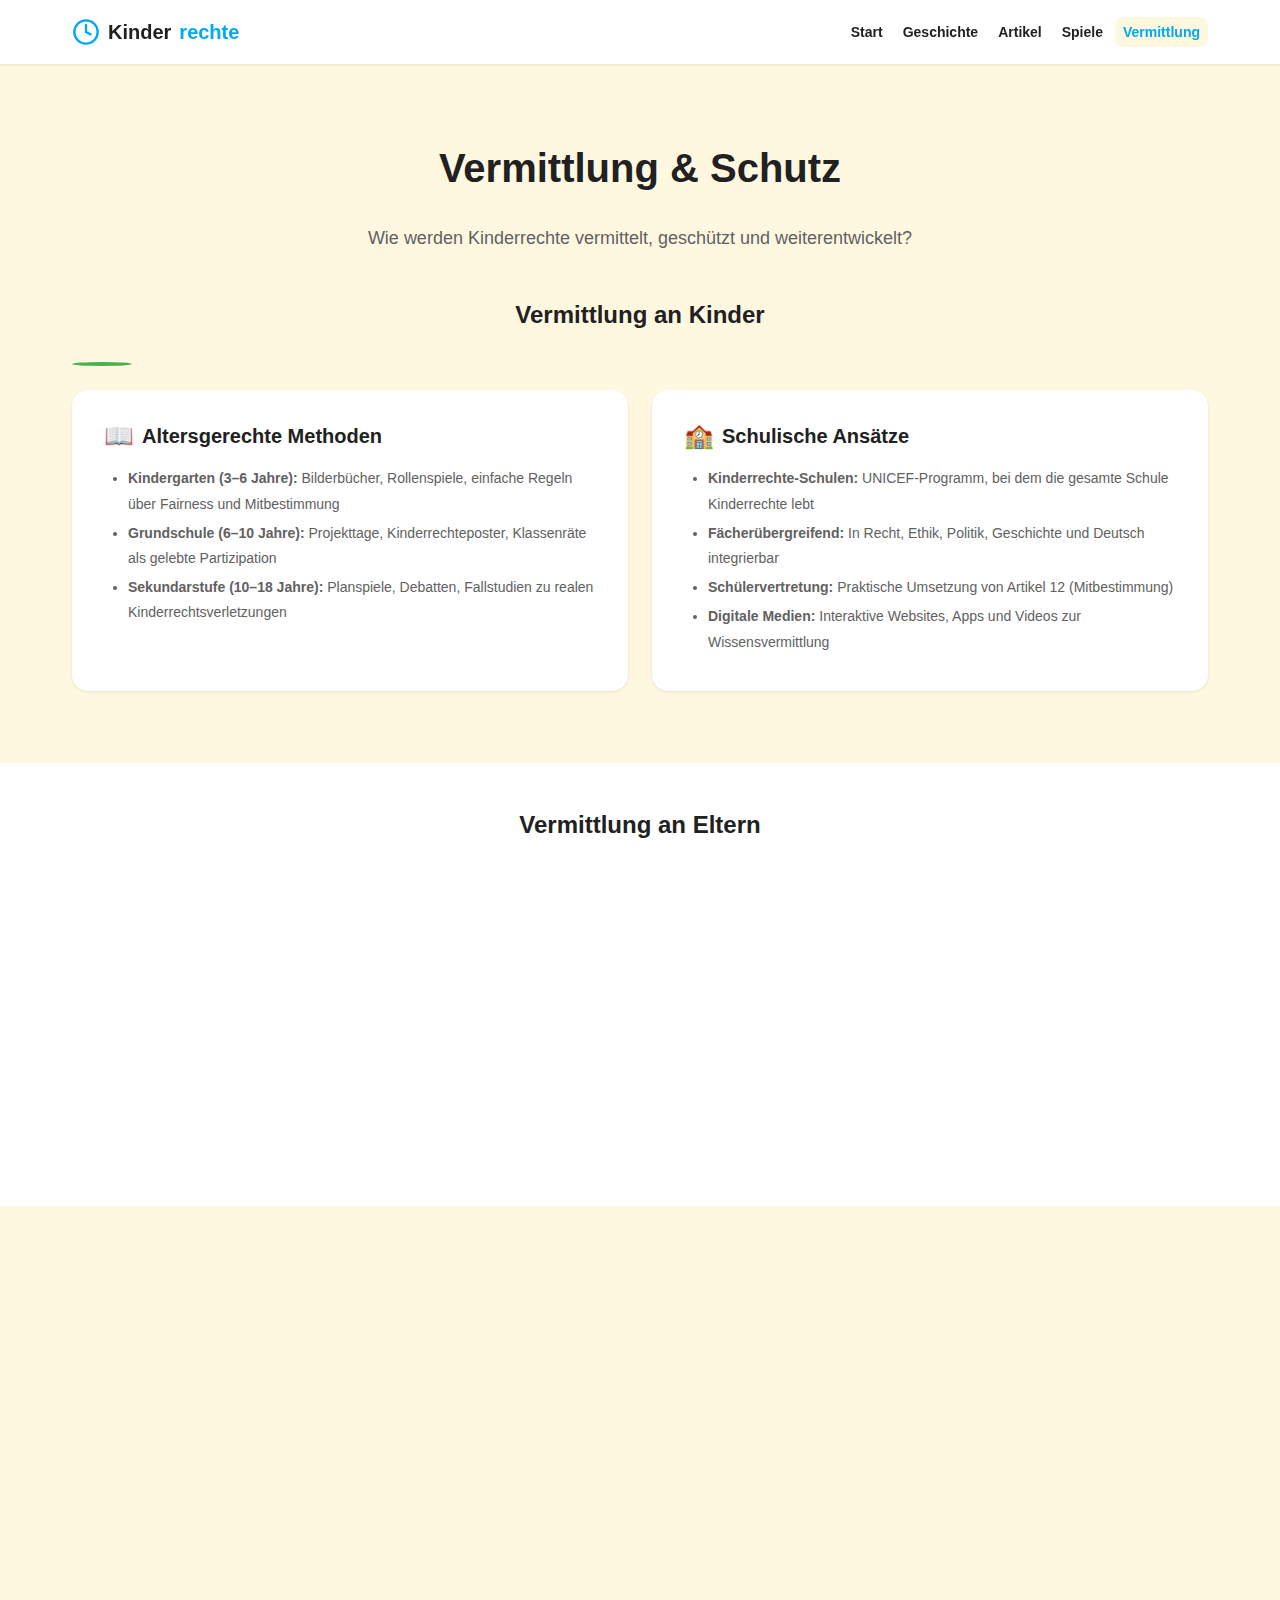
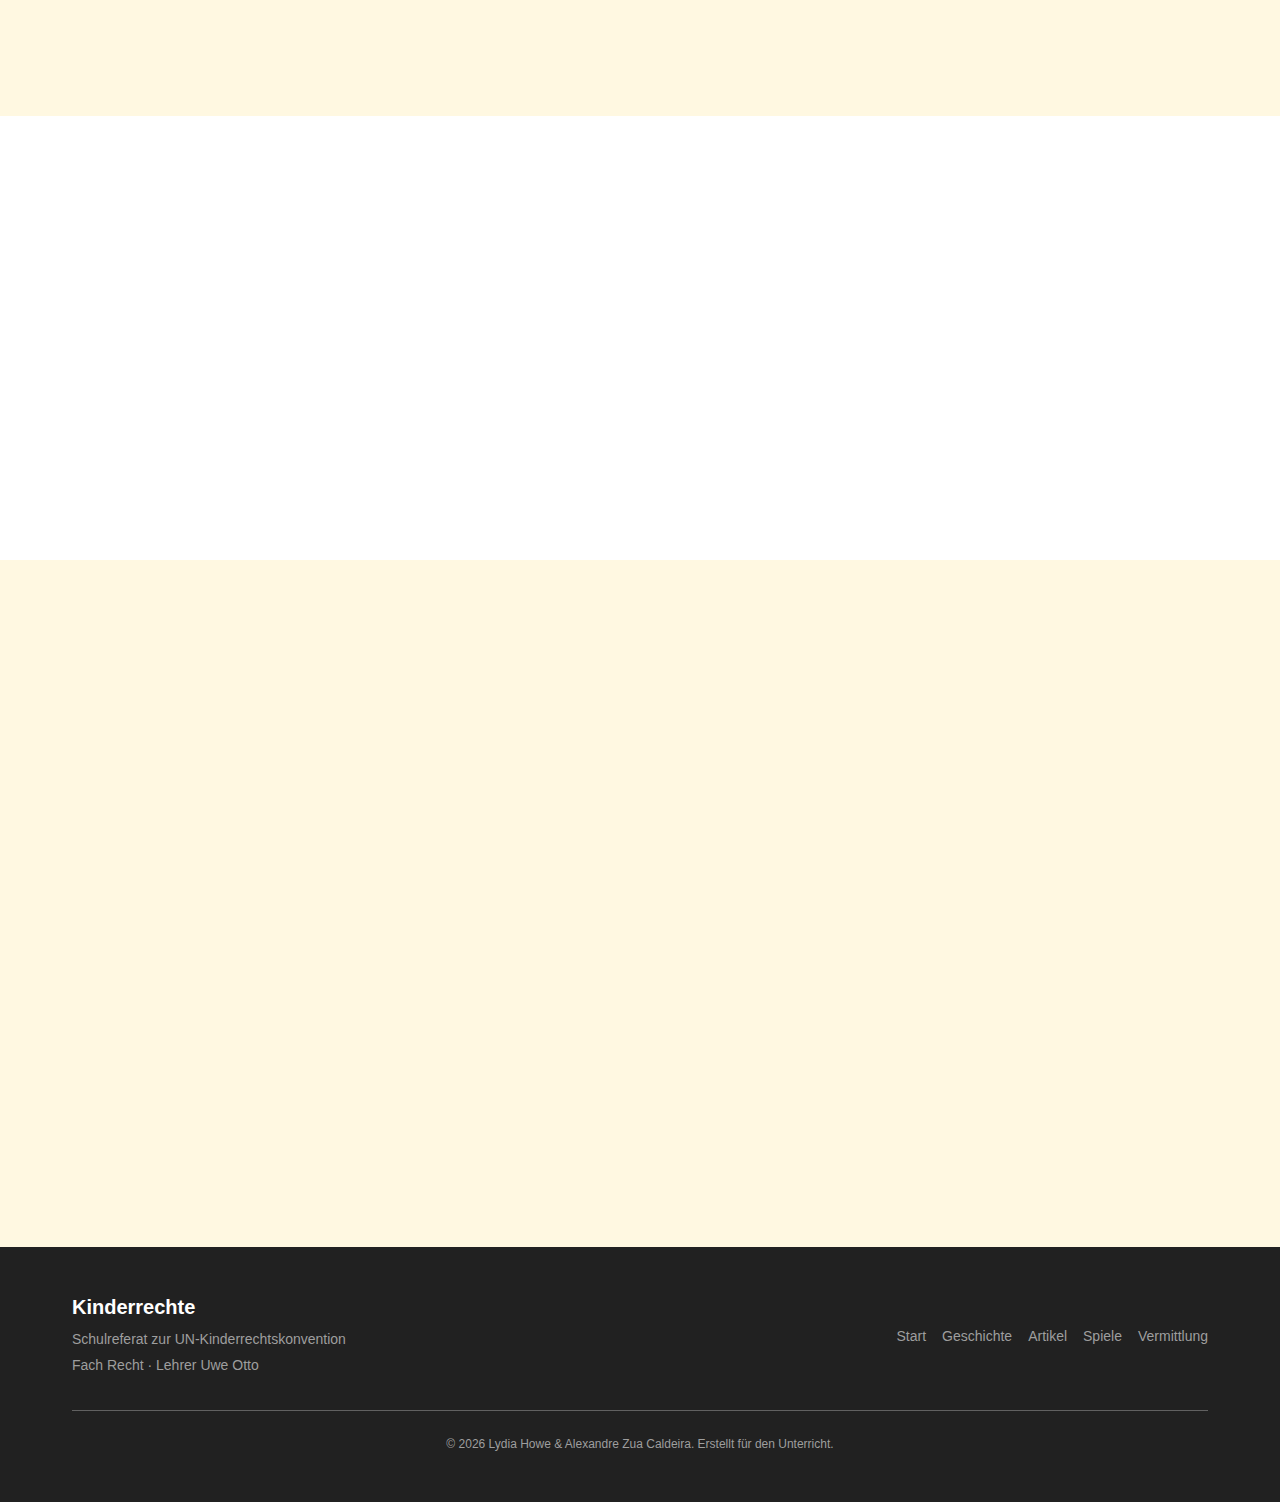
<file: vermittlung.html>
<!DOCTYPE html>
<html lang="de">
<head>
  <meta charset="UTF-8">
  <meta name="viewport" content="width=device-width, initial-scale=1.0">
  <title>Vermittlung &amp; Schutz — Kinderrechte</title>
  <meta name="description" content="Wie Kinderrechte vermittelt und geschützt werden: Methoden, Institutionen und Zukunftsthemen.">
  <link rel="preconnect" href="https://fonts.googleapis.com">
  <link rel="preconnect" href="https://fonts.gstatic.com" crossorigin>
  <link href="https://fonts.googleapis.com/css2?family=Nunito:wght@400;600;700;800&amp;family=Open+Sans:wght@400;600;700&amp;display=swap" rel="stylesheet">
  <link rel="stylesheet" href="css/variables.css">
  <link rel="stylesheet" href="css/reset.css">
  <link rel="stylesheet" href="css/layout.css">
  <link rel="stylesheet" href="css/components.css">
  <link rel="stylesheet" href="css/animations.css">
  <link rel="stylesheet" href="css/pages/vermittlung.css">
  <link rel="manifest" href="manifest.json">
  <meta name="theme-color" content="#03A9F4">
  <link rel="apple-touch-icon" href="assets/images/icons/icon-192.png">
</head>
<body>
  <!-- Navigation -->
  <nav class="nav" role="navigation" aria-label="Hauptnavigation">
    <div class="container">
      <a href="index.html" class="nav-logo">
        <svg width="28" height="28" viewBox="0 0 24 24" fill="none" aria-hidden="true">
          <circle cx="12" cy="12" r="10" stroke="#03A9F4" stroke-width="2"/>
          <path d="M12 6v6l4 2" stroke="#03A9F4" stroke-width="2" stroke-linecap="round"/>
        </svg>
        Kinder<span>rechte</span>
      </a>
      <button class="nav-toggle" aria-label="Menü öffnen" aria-expanded="false">
        <span></span><span></span><span></span>
      </button>
      <div class="nav-menu" role="menubar">
        <a href="index.html" class="nav-link" role="menuitem">Start</a>
        <a href="timeline.html" class="nav-link" role="menuitem">Geschichte</a>
        <a href="articles.html" class="nav-link" role="menuitem">Artikel</a>
        <a href="games.html" class="nav-link" role="menuitem">Spiele</a>
        <a href="vermittlung.html" class="nav-link" role="menuitem">Vermittlung</a>
      </div>
    </div>
    <div class="nav-overlay" aria-hidden="true"></div>
  </nav>

  <main class="page-content">
    <!-- Vermittlung an Kinder -->
    <section class="vermittlung-section section" aria-labelledby="kinder-title">
      <div class="container">
        <h1 id="kinder-title" class="section-title reveal">Vermittlung &amp; Schutz</h1>
        <p class="section-subtitle reveal">
          Wie werden Kinderrechte vermittelt, geschützt und weiterentwickelt?
        </p>

        <h2 class="section-title reveal" style="font-size: var(--fs-xl);">Vermittlung an Kinder</h2>
        <div class="vermittlung-accent vermittlung-accent--kinder reveal"></div>

        <div class="grid grid-2 reveal reveal-stagger">
          <div class="vermittlung-card">
            <h3><span class="icon">📖</span> Altersgerechte Methoden</h3>
            <ul>
              <li><strong>Kindergarten (3–6 Jahre):</strong> Bilderbücher, Rollenspiele, einfache Regeln über Fairness und Mitbestimmung</li>
              <li><strong>Grundschule (6–10 Jahre):</strong> Projekttage, Kinderrechteposter, Klassenräte als gelebte Partizipation</li>
              <li><strong>Sekundarstufe (10–18 Jahre):</strong> Planspiele, Debatten, Fallstudien zu realen Kinderrechtsverletzungen</li>
            </ul>
          </div>
          <div class="vermittlung-card">
            <h3><span class="icon">🏫</span> Schulische Ansätze</h3>
            <ul>
              <li><strong>Kinderrechte-Schulen:</strong> UNICEF-Programm, bei dem die gesamte Schule Kinderrechte lebt</li>
              <li><strong>Fächerübergreifend:</strong> In Recht, Ethik, Politik, Geschichte und Deutsch integrierbar</li>
              <li><strong>Schülervertretung:</strong> Praktische Umsetzung von Artikel 12 (Mitbestimmung)</li>
              <li><strong>Digitale Medien:</strong> Interaktive Websites, Apps und Videos zur Wissensvermittlung</li>
            </ul>
          </div>
        </div>
      </div>
    </section>

    <!-- Vermittlung an Eltern -->
    <section class="vermittlung-section section" aria-labelledby="eltern-title">
      <div class="container">
        <h2 id="eltern-title" class="section-title reveal" style="font-size: var(--fs-xl);">Vermittlung an Eltern</h2>
        <div class="vermittlung-accent vermittlung-accent--eltern reveal"></div>

        <div class="grid grid-2 reveal reveal-stagger">
          <div class="vermittlung-card">
            <h3><span class="icon">👨‍👩‍👧</span> Information &amp; Aufklärung</h3>
            <ul>
              <li><strong>Elternabende:</strong> Workshops zu gewaltfreier Erziehung und Kinderrechten</li>
              <li><strong>Broschüren &amp; Ratgeber:</strong> Mehrsprachige Materialien über Rechte und Pflichten</li>
              <li><strong>Beratungsstellen:</strong> Erziehungsberatung, Familienberatung, Frühe Hilfen</li>
            </ul>
          </div>
          <div class="vermittlung-card">
            <h3><span class="icon">🤝</span> Erziehungspartnerschaft</h3>
            <p>Eltern sind die wichtigsten Vermittler von Kinderrechten im Alltag. Eine gewaltfreie, partizipative Erziehung respektiert die Würde des Kindes und stärkt sein Selbstbewusstsein. Seit dem Jahr 2000 haben Kinder in Deutschland das gesetzliche Recht auf eine gewaltfreie Erziehung (§ 1631 Abs. 2 BGB).</p>
          </div>
        </div>
      </div>
    </section>

    <!-- Schutz -->
    <section class="vermittlung-section section" aria-labelledby="schutz-title">
      <div class="container">
        <h2 id="schutz-title" class="section-title reveal" style="font-size: var(--fs-xl);">Schutz der Kinderrechte in Deutschland</h2>
        <div class="vermittlung-accent vermittlung-accent--schutz reveal"></div>

        <div class="grid grid-3 reveal reveal-stagger">
          <div class="vermittlung-card">
            <h3><span class="icon">🏛️</span> Jugendamt</h3>
            <p>Das Jugendamt ist die zentrale Anlaufstelle für den Schutz von Kindern und Jugendlichen. Es hat einen gesetzlichen Schutzauftrag bei Kindeswohlgefährdung (§ 8a SGB VIII) und bietet Hilfen zur Erziehung, Inobhutnahme und Beratung an.</p>
          </div>
          <div class="vermittlung-card">
            <h3><span class="icon">⚖️</span> Rechtlicher Rahmen</h3>
            <ul>
              <li><strong>Grundgesetz:</strong> Art. 6 (Schutz der Familie), Art. 2 (freie Entfaltung)</li>
              <li><strong>BGB:</strong> § 1631 Abs. 2 — Recht auf gewaltfreie Erziehung</li>
              <li><strong>SGB VIII:</strong> Kinder- und Jugendhilfe</li>
              <li><strong>JuSchG:</strong> Jugendschutzgesetz</li>
            </ul>
          </div>
          <div class="vermittlung-card">
            <h3><span class="icon">📞</span> Anlaufstellen</h3>
            <ul>
              <li><strong>Nummer gegen Kummer:</strong> 116 111 (Kinder) / 0800 111 0550 (Eltern)</li>
              <li><strong>Kinderschutzbund:</strong> Beratung und Hilfe bundesweit</li>
              <li><strong>Kinder- &amp; Jugendbeauftragte:</strong> In vielen Kommunen vertreten</li>
              <li><strong>Online:</strong> jugendnotmail.de, bke-beratung.de</li>
            </ul>
          </div>
        </div>
      </div>
    </section>

    <!-- Zukunft -->
    <section class="vermittlung-section section" aria-labelledby="zukunft-title">
      <div class="container">
        <h2 id="zukunft-title" class="section-title reveal" style="font-size: var(--fs-xl);">Zukunft der Kinderrechte</h2>
        <div class="vermittlung-accent vermittlung-accent--zukunft reveal"></div>

        <div class="grid grid-3 reveal reveal-stagger">
          <div class="vermittlung-card">
            <h3><span class="icon">💻</span> Digitale Rechte</h3>
            <p>Kinder wachsen in einer digitalen Welt auf. Neue Herausforderungen sind Datenschutz, Online-Mobbing, altersgerechte Inhalte und das Recht auf Vergessen. Die EU arbeitet an einer „Digital Rights for Children"-Strategie.</p>
          </div>
          <div class="vermittlung-card">
            <h3><span class="icon">📜</span> Grundgesetz-Debatte</h3>
            <p>Seit Jahren wird diskutiert, Kinderrechte explizit im Grundgesetz zu verankern. Ein Gesetzentwurf von 2021 scheiterte, die Debatte geht weiter. Befürworter sehen darin eine Stärkung der Rechtsposition von Kindern.</p>
          </div>
          <div class="vermittlung-card">
            <h3><span class="icon">🌍</span> Klimawandel</h3>
            <p>Der Klimawandel bedroht Kinderrechte weltweit: Recht auf Gesundheit, sauberes Wasser, Nahrung und eine sichere Zukunft. Kinder und Jugendliche werden zunehmend zu Akteuren der Klimabewegung.</p>
          </div>
        </div>
      </div>
    </section>

    <!-- Diskussionsfragen -->
    <section class="discussion-section section" aria-labelledby="diskussion-title">
      <div class="container">
        <h2 id="diskussion-title" class="section-title reveal">Diskussionsfragen</h2>
        <p class="discussion-intro reveal">
          Diese Fragen eignen sich für Gruppenarbeit und Klassendiskussionen.
        </p>

        <div class="reveal">
          <div class="accordion-item">
            <button class="accordion-header" aria-expanded="false">
              <span>Sollten Kinderrechte explizit im Grundgesetz stehen?</span>
              <svg class="accordion-icon" viewBox="0 0 24 24" fill="none" aria-hidden="true">
                <path d="M6 9l6 6 6-6" stroke="currentColor" stroke-width="2" stroke-linecap="round"/>
              </svg>
            </button>
            <div class="accordion-body">
              <div class="accordion-body-inner">
                <p>Pro: Stärkere Rechtsposition, Signalwirkung, besserer Schutz bei Interessenkonflikten.
                Contra: Bereits durch Art. 1–6 GG geschützt, Gefahr der Aufweichung des Elternrechts.
                Diskutiert: Welchen praktischen Unterschied würde es machen?</p>
              </div>
            </div>
          </div>

          <div class="accordion-item">
            <button class="accordion-header" aria-expanded="false">
              <span>Wie können Kinder in der Schule stärker mitbestimmen?</span>
              <svg class="accordion-icon" viewBox="0 0 24 24" fill="none" aria-hidden="true">
                <path d="M6 9l6 6 6-6" stroke="currentColor" stroke-width="2" stroke-linecap="round"/>
              </svg>
            </button>
            <div class="accordion-body">
              <div class="accordion-body-inner">
                <p>Mögliche Ansätze: Klassenräte mit echten Entscheidungsbefugnissen, Schülerparlamente, Beteiligung an Schulentwicklung, Feedback-Systeme. Artikel 12 der UN-KRK fordert die Berücksichtigung der Kindesmeinung — wie wird das in eurer Schule umgesetzt?</p>
              </div>
            </div>
          </div>

          <div class="accordion-item">
            <button class="accordion-header" aria-expanded="false">
              <span>Brauchen wir neue Kinderrechte für die digitale Welt?</span>
              <svg class="accordion-icon" viewBox="0 0 24 24" fill="none" aria-hidden="true">
                <path d="M6 9l6 6 6-6" stroke="currentColor" stroke-width="2" stroke-linecap="round"/>
              </svg>
            </button>
            <div class="accordion-body">
              <div class="accordion-body-inner">
                <p>Themen: Recht auf Datenschutz, Schutz vor Online-Mobbing, altersgerechte Inhalte, Recht auf digitale Bildung, Recht auf Vergessen (Fotos von Kindern im Internet). Reichen die bestehenden 54 Artikel aus, oder brauchen wir ein Update?</p>
              </div>
            </div>
          </div>

          <div class="accordion-item">
            <button class="accordion-header" aria-expanded="false">
              <span>Was kann jeder Einzelne für Kinderrechte tun?</span>
              <svg class="accordion-icon" viewBox="0 0 24 24" fill="none" aria-hidden="true">
                <path d="M6 9l6 6 6-6" stroke="currentColor" stroke-width="2" stroke-linecap="round"/>
              </svg>
            </button>
            <div class="accordion-body">
              <div class="accordion-body-inner">
                <p>Kinderrechte beginnen im Alltag: Kinder ernst nehmen, zuhören und mitentscheiden lassen. Sich informieren und andere aufklären. Hinschauen, wenn Kindern Unrecht geschieht. Organisationen wie UNICEF, Kinderschutzbund oder lokale Initiativen unterstützen.</p>
              </div>
            </div>
          </div>

          <div class="accordion-item">
            <button class="accordion-header" aria-expanded="false">
              <span>Welche Kinderrechte werden weltweit am häufigsten verletzt?</span>
              <svg class="accordion-icon" viewBox="0 0 24 24" fill="none" aria-hidden="true">
                <path d="M6 9l6 6 6-6" stroke="currentColor" stroke-width="2" stroke-linecap="round"/>
              </svg>
            </button>
            <div class="accordion-body">
              <div class="accordion-body-inner">
                <p>Kinderarbeit (160 Millionen Kinder weltweit), fehlender Zugang zu Bildung, Kindersoldaten, Kinderehen, Mangelernährung, fehlende Gesundheitsversorgung. Auch in Deutschland gibt es Herausforderungen: Kinderarmut, Bildungsungleichheit und Gewalt gegen Kinder.</p>
              </div>
            </div>
          </div>
        </div>
      </div>
    </section>
  </main>

  <!-- Footer -->
  <footer class="footer">
    <div class="container">
      <div class="footer-content">
        <div class="footer-info">
          <h3>Kinderrechte</h3>
          <p>Schulreferat zur UN-Kinderrechtskonvention<br>Fach Recht &middot; Lehrer Uwe Otto</p>
        </div>
        <nav class="footer-nav" aria-label="Footer-Navigation">
          <a href="index.html">Start</a>
          <a href="timeline.html">Geschichte</a>
          <a href="articles.html">Artikel</a>
          <a href="games.html">Spiele</a>
          <a href="vermittlung.html">Vermittlung</a>
        </nav>
      </div>
      <div class="footer-bottom">
        <p>&copy; 2026 Lydia Howe &amp; Alexandre Zua Caldeira. Erstellt für den Unterricht.</p>
      </div>
    </div>
  </footer>

  <script src="js/main.js"></script>
  <script>if("serviceWorker" in navigator) navigator.serviceWorker.register("/sw.js");</script>
</body>
</html>
</file>
<file: css/variables.css>
:root {
  /* Kategoriefarben */
  --color-survival: #FF9800;
  --color-development: #4CAF50;
  --color-protection: #E91E63;
  --color-participation: #03A9F4;

  /* Basisfarben */
  --color-bg: #FFF8E1;
  --color-text: #212121;
  --color-accent: #FFEB3B;
  --color-white: #FFFFFF;
  --color-gray-light: #F5F5F5;
  --color-gray: #9E9E9E;
  --color-gray-dark: #616161;

  /* Fonts */
  --font-heading: 'Nunito', sans-serif;
  --font-body: 'Open Sans', sans-serif;

  /* Font Sizes */
  --fs-xs: 0.75rem;
  --fs-sm: 0.875rem;
  --fs-base: 1rem;
  --fs-md: 1.125rem;
  --fs-lg: 1.25rem;
  --fs-xl: 1.5rem;
  --fs-2xl: 2rem;
  --fs-3xl: 2.5rem;
  --fs-4xl: 3rem;

  /* Spacing */
  --space-xs: 0.25rem;
  --space-sm: 0.5rem;
  --space-md: 1rem;
  --space-lg: 1.5rem;
  --space-xl: 2rem;
  --space-2xl: 3rem;
  --space-3xl: 4rem;
  --space-4xl: 6rem;

  /* Border Radius */
  --radius-sm: 0.25rem;
  --radius-md: 0.5rem;
  --radius-lg: 1rem;
  --radius-xl: 1.5rem;
  --radius-full: 50%;

  /* Shadows */
  --shadow-sm: 0 1px 3px rgba(0, 0, 0, 0.1);
  --shadow-md: 0 4px 6px rgba(0, 0, 0, 0.1);
  --shadow-lg: 0 10px 25px rgba(0, 0, 0, 0.15);

  /* Transitions */
  --transition-fast: 150ms ease;
  --transition-base: 300ms ease;
  --transition-slow: 500ms ease;

  /* Container */
  --container-max: 1200px;
  --container-padding: var(--space-md);

  /* Nav */
  --nav-height: 64px;
}
</file>
<file: css/layout.css>
.container {
  width: 100%;
  max-width: var(--container-max);
  margin: 0 auto;
  padding: 0 var(--container-padding);
}

.page-content {
  padding-top: calc(var(--nav-height) + var(--space-xl));
  padding-bottom: var(--space-4xl);
  min-height: 100vh;
}

/* Grid System */
.grid {
  display: grid;
  gap: var(--space-lg);
}

.grid-2 {
  grid-template-columns: 1fr;
}

.grid-3 {
  grid-template-columns: 1fr;
}

.grid-4 {
  grid-template-columns: 1fr;
}

/* Flex Utilities */
.flex {
  display: flex;
}

.flex-center {
  display: flex;
  align-items: center;
  justify-content: center;
}

.flex-between {
  display: flex;
  align-items: center;
  justify-content: space-between;
}

.flex-column {
  display: flex;
  flex-direction: column;
}

.flex-wrap {
  flex-wrap: wrap;
}

.gap-sm { gap: var(--space-sm); }
.gap-md { gap: var(--space-md); }
.gap-lg { gap: var(--space-lg); }
.gap-xl { gap: var(--space-xl); }

/* Text alignment */
.text-center { text-align: center; }

/* Section */
.section {
  padding: var(--space-3xl) 0;
}

.section-title {
  font-size: var(--fs-2xl);
  margin-bottom: var(--space-xl);
  text-align: center;
}

.section-subtitle {
  font-size: var(--fs-md);
  color: var(--color-gray-dark);
  text-align: center;
  margin-bottom: var(--space-2xl);
  max-width: 600px;
  margin-left: auto;
  margin-right: auto;
}

/* Visually hidden (accessible) */
.sr-only {
  position: absolute;
  width: 1px;
  height: 1px;
  padding: 0;
  margin: -1px;
  overflow: hidden;
  clip: rect(0, 0, 0, 0);
  white-space: nowrap;
  border: 0;
}

/* Tablet: 640px */
@media (min-width: 640px) {
  :root {
    --container-padding: var(--space-lg);
  }

  .grid-2 {
    grid-template-columns: repeat(2, 1fr);
  }

  .grid-3 {
    grid-template-columns: repeat(2, 1fr);
  }

  .grid-4 {
    grid-template-columns: repeat(2, 1fr);
  }

  .section-title {
    font-size: var(--fs-3xl);
  }
}

/* Desktop: 1024px */
@media (min-width: 1024px) {
  :root {
    --container-padding: var(--space-xl);
  }

  .grid-3 {
    grid-template-columns: repeat(3, 1fr);
  }

  .grid-4 {
    grid-template-columns: repeat(4, 1fr);
  }
}

/* Wide: 1440px */
@media (min-width: 1440px) {
  :root {
    --container-padding: var(--space-2xl);
  }
}
</file>
<file: css/components.css>
/* ===== NAVIGATION ===== */
.nav {
  position: fixed;
  top: 0;
  left: 0;
  right: 0;
  height: var(--nav-height);
  background: var(--color-white);
  box-shadow: var(--shadow-sm);
  z-index: 1000;
  transition: box-shadow var(--transition-base);
}

.nav.scrolled {
  box-shadow: var(--shadow-md);
}

.nav .container {
  height: 100%;
  display: flex;
  align-items: center;
  justify-content: space-between;
}

.nav-logo {
  font-family: var(--font-heading);
  font-size: var(--fs-lg);
  font-weight: 800;
  color: var(--color-text);
  display: flex;
  align-items: center;
  gap: var(--space-sm);
}

.nav-logo span {
  color: var(--color-participation);
}

/* Play button (presentation) */
.nav-play {
  width: 36px;
  height: 36px;
  border-radius: 50%;
  background: var(--color-participation);
  color: var(--color-white);
  display: flex;
  align-items: center;
  justify-content: center;
  cursor: pointer;
  border: none;
  transition: background var(--transition-fast), transform var(--transition-fast);
  flex-shrink: 0;
}

.nav-play:hover {
  background: #0288D1;
  transform: scale(1.1);
}

.nav-play:active {
  transform: scale(0.95);
}

.nav-toggle {
  display: flex;
  flex-direction: column;
  gap: 5px;
  padding: var(--space-sm);
  z-index: 1001;
}

.nav-toggle span {
  display: block;
  width: 24px;
  height: 2px;
  background: var(--color-text);
  transition: var(--transition-base);
  border-radius: 2px;
}

.nav-toggle.active span:nth-child(1) {
  transform: rotate(45deg) translate(5px, 5px);
}

.nav-toggle.active span:nth-child(2) {
  opacity: 0;
}

.nav-toggle.active span:nth-child(3) {
  transform: rotate(-45deg) translate(5px, -5px);
}

.nav-menu {
  position: fixed;
  top: 0;
  right: 0;
  width: 280px;
  height: 100vh;
  background: var(--color-white);
  padding: calc(var(--nav-height) + var(--space-xl)) var(--space-xl) var(--space-xl);
  transform: translateX(100%);
  transition: transform var(--transition-base);
  box-shadow: var(--shadow-lg);
  display: flex;
  flex-direction: column;
  gap: var(--space-sm);
  z-index: 1000;
}

.nav-menu.open {
  transform: translateX(0);
}

.nav-overlay {
  position: fixed;
  top: 0;
  left: 0;
  width: 100%;
  height: 100%;
  background: rgba(0, 0, 0, 0.5);
  opacity: 0;
  visibility: hidden;
  transition: var(--transition-base);
  z-index: 999;
}

.nav-overlay.visible {
  opacity: 1;
  visibility: visible;
}

.nav-link {
  display: block;
  padding: var(--space-sm) var(--space-md);
  font-family: var(--font-heading);
  font-weight: 600;
  font-size: var(--fs-md);
  border-radius: var(--radius-md);
  transition: background var(--transition-fast), color var(--transition-fast);
}

.nav-link:hover,
.nav-link.active {
  background: var(--color-bg);
  color: var(--color-participation);
}

/* Desktop nav */
@media (min-width: 1024px) {
  .nav-toggle {
    display: none;
  }

  .nav-menu {
    position: static;
    width: auto;
    height: auto;
    background: none;
    padding: 0;
    box-shadow: none;
    flex-direction: row;
    gap: var(--space-xs);
    transform: none;
  }

  .nav-overlay {
    display: none;
  }

  .nav-link {
    font-size: var(--fs-sm);
    padding: var(--space-xs) var(--space-sm);
  }
}

/* ===== FOOTER ===== */
.footer {
  background: var(--color-text);
  color: var(--color-white);
  padding: var(--space-2xl) 0;
}

.footer-content {
  display: flex;
  flex-direction: column;
  gap: var(--space-xl);
  align-items: center;
  text-align: center;
}

.footer-info h3 {
  font-size: var(--fs-lg);
  margin-bottom: var(--space-sm);
}

.footer-info p {
  color: var(--color-gray);
  font-size: var(--fs-sm);
  line-height: 1.8;
}

.footer-nav {
  display: flex;
  flex-wrap: wrap;
  gap: var(--space-md);
  justify-content: center;
}

.footer-nav a {
  color: var(--color-gray);
  font-size: var(--fs-sm);
  transition: color var(--transition-fast);
}

.footer-nav a:hover {
  color: var(--color-white);
}

.footer-bottom {
  margin-top: var(--space-xl);
  padding-top: var(--space-lg);
  border-top: 1px solid var(--color-gray-dark);
  text-align: center;
  font-size: var(--fs-xs);
  color: var(--color-gray);
}

@media (min-width: 640px) {
  .footer-content {
    flex-direction: row;
    justify-content: space-between;
    text-align: left;
  }
}

/* ===== BUTTONS ===== */
.btn {
  display: inline-flex;
  align-items: center;
  justify-content: center;
  gap: var(--space-sm);
  padding: var(--space-sm) var(--space-xl);
  font-family: var(--font-heading);
  font-weight: 700;
  font-size: var(--fs-base);
  border-radius: var(--radius-lg);
  transition: transform var(--transition-fast), box-shadow var(--transition-fast), background var(--transition-fast);
  cursor: pointer;
  text-align: center;
}

.btn:hover {
  transform: translateY(-2px);
  box-shadow: var(--shadow-md);
}

.btn:active {
  transform: translateY(0);
}

.btn-primary {
  background: var(--color-participation);
  color: var(--color-white);
}

.btn-primary:hover {
  background: #0288D1;
}

.btn-secondary {
  background: var(--color-white);
  color: var(--color-text);
  border: 2px solid var(--color-text);
}

.btn-secondary:hover {
  background: var(--color-text);
  color: var(--color-white);
}

.btn-accent {
  background: var(--color-accent);
  color: var(--color-text);
}

.btn-sm {
  padding: var(--space-xs) var(--space-md);
  font-size: var(--fs-sm);
}

.btn-lg {
  padding: var(--space-md) var(--space-2xl);
  font-size: var(--fs-lg);
}

/* ===== CARDS ===== */
.card {
  background: var(--color-white);
  border-radius: var(--radius-lg);
  box-shadow: var(--shadow-sm);
  overflow: hidden;
  transition: transform var(--transition-base), box-shadow var(--transition-base);
}

.card:hover {
  transform: translateY(-4px);
  box-shadow: var(--shadow-lg);
}

.card-body {
  padding: var(--space-lg);
}

.card-title {
  font-size: var(--fs-lg);
  margin-bottom: var(--space-sm);
}

.card-text {
  color: var(--color-gray-dark);
  font-size: var(--fs-sm);
  line-height: 1.7;
}

.card-header {
  padding: var(--space-lg);
  color: var(--color-white);
  font-family: var(--font-heading);
  font-weight: 700;
}

.card-footer {
  padding: var(--space-md) var(--space-lg);
  border-top: 1px solid var(--color-gray-light);
}

/* Category color cards */
.card--survival .card-header { background: var(--color-survival); }
.card--development .card-header { background: var(--color-development); }
.card--protection .card-header { background: var(--color-protection); }
.card--participation .card-header { background: var(--color-participation); }

/* ===== BADGES ===== */
.badge {
  display: inline-block;
  padding: var(--space-xs) var(--space-sm);
  font-size: var(--fs-xs);
  font-weight: 700;
  border-radius: var(--radius-full);
  text-transform: uppercase;
  letter-spacing: 0.5px;
}

.badge--survival { background: #FFF3E0; color: #E65100; }
.badge--development { background: #E8F5E9; color: #2E7D32; }
.badge--protection { background: #FCE4EC; color: #C2185B; }
.badge--participation { background: #E1F5FE; color: #0277BD; }

/* ===== ACCORDION ===== */
.accordion-item {
  background: var(--color-white);
  border-radius: var(--radius-md);
  margin-bottom: var(--space-sm);
  box-shadow: var(--shadow-sm);
  overflow: hidden;
}

.accordion-header {
  width: 100%;
  padding: var(--space-md) var(--space-lg);
  display: flex;
  align-items: center;
  justify-content: space-between;
  font-family: var(--font-heading);
  font-weight: 700;
  font-size: var(--fs-base);
  text-align: left;
  transition: background var(--transition-fast);
}

.accordion-header:hover {
  background: var(--color-gray-light);
}

.accordion-icon {
  width: 20px;
  height: 20px;
  transition: transform var(--transition-base);
  flex-shrink: 0;
}

.accordion-item.open .accordion-icon {
  transform: rotate(180deg);
}

.accordion-body {
  max-height: 0;
  overflow: hidden;
  transition: max-height var(--transition-slow);
}

.accordion-body-inner {
  padding: 0 var(--space-lg) var(--space-lg);
  font-size: var(--fs-sm);
  line-height: 1.8;
  color: var(--color-gray-dark);
}

/* ===== TAG / FILTER BUTTONS ===== */
.filter-group {
  display: flex;
  flex-wrap: wrap;
  gap: var(--space-sm);
  justify-content: center;
  margin-bottom: var(--space-xl);
}

.filter-btn {
  padding: var(--space-xs) var(--space-md);
  border-radius: var(--radius-xl);
  font-size: var(--fs-sm);
  font-weight: 600;
  border: 2px solid var(--color-gray-light);
  transition: var(--transition-fast);
}

.filter-btn:hover {
  border-color: var(--color-gray);
}

.filter-btn.active {
  background: var(--color-text);
  color: var(--color-white);
  border-color: var(--color-text);
}

/* ===== SEARCH INPUT ===== */
.search-input {
  width: 100%;
  max-width: 400px;
  padding: var(--space-sm) var(--space-md);
  border: 2px solid var(--color-gray-light);
  border-radius: var(--radius-lg);
  font-size: var(--fs-base);
  transition: border-color var(--transition-fast);
  background: var(--color-white);
}

.search-input:focus {
  border-color: var(--color-participation);
  outline: none;
}

/* ===== PROGRESS BAR ===== */
.progress-bar {
  width: 100%;
  height: 8px;
  background: var(--color-gray-light);
  border-radius: var(--radius-full);
  overflow: hidden;
}

.progress-fill {
  height: 100%;
  background: var(--color-development);
  border-radius: var(--radius-full);
  transition: width var(--transition-base);
}
</file>
<file: css/animations.css>
/* ===== SCROLL REVEAL ===== */
.reveal {
  opacity: 0;
  transform: translateY(30px);
  transition: opacity var(--transition-slow), transform var(--transition-slow);
}

.reveal.revealed {
  opacity: 1;
  transform: translateY(0);
}

/* Staggered children */
.reveal-stagger > * {
  opacity: 0;
  transform: translateY(20px);
  transition: opacity var(--transition-base), transform var(--transition-base);
}

.reveal-stagger.revealed > *:nth-child(1) { transition-delay: 0ms; }
.reveal-stagger.revealed > *:nth-child(2) { transition-delay: 100ms; }
.reveal-stagger.revealed > *:nth-child(3) { transition-delay: 200ms; }
.reveal-stagger.revealed > *:nth-child(4) { transition-delay: 300ms; }
.reveal-stagger.revealed > *:nth-child(5) { transition-delay: 400ms; }
.reveal-stagger.revealed > *:nth-child(6) { transition-delay: 500ms; }

.reveal-stagger.revealed > * {
  opacity: 1;
  transform: translateY(0);
}

/* ===== CARD FLIP ===== */
.flip-card {
  perspective: 1000px;
  cursor: pointer;
}

.flip-card-inner {
  position: relative;
  width: 100%;
  height: 100%;
  transition: transform 0.6s ease;
  transform-style: preserve-3d;
}

.flip-card.flipped .flip-card-inner {
  transform: rotateY(180deg);
}

.flip-card-front,
.flip-card-back {
  position: absolute;
  top: 0;
  left: 0;
  width: 100%;
  height: 100%;
  backface-visibility: hidden;
  border-radius: var(--radius-lg);
  overflow: hidden;
}

.flip-card-back {
  transform: rotateY(180deg);
}

/* ===== PULSE ===== */
@keyframes pulse {
  0%, 100% { transform: scale(1); }
  50% { transform: scale(1.05); }
}

.pulse {
  animation: pulse 2s ease-in-out infinite;
}

/* ===== FADE IN ===== */
@keyframes fadeIn {
  from { opacity: 0; }
  to { opacity: 1; }
}

.fade-in {
  animation: fadeIn var(--transition-slow) ease forwards;
}

/* ===== SLIDE UP ===== */
@keyframes slideUp {
  from {
    opacity: 0;
    transform: translateY(20px);
  }
  to {
    opacity: 1;
    transform: translateY(0);
  }
}

.slide-up {
  animation: slideUp var(--transition-slow) ease forwards;
}

/* ===== BOUNCE ===== */
@keyframes bounce {
  0%, 20%, 50%, 80%, 100% { transform: translateY(0); }
  40% { transform: translateY(-10px); }
  60% { transform: translateY(-5px); }
}

/* ===== SHAKE (wrong answer) ===== */
@keyframes shake {
  0%, 100% { transform: translateX(0); }
  10%, 30%, 50%, 70%, 90% { transform: translateX(-5px); }
  20%, 40%, 60%, 80% { transform: translateX(5px); }
}

.shake {
  animation: shake 0.5s ease;
}

/* ===== CONFETTI (correct answer) ===== */
@keyframes pop {
  0% { transform: scale(0.8); opacity: 0; }
  50% { transform: scale(1.1); }
  100% { transform: scale(1); opacity: 1; }
}

.pop {
  animation: pop 0.4s ease forwards;
}

/* ===== REDUCED MOTION ===== */
@media (prefers-reduced-motion: reduce) {
  *,
  *::before,
  *::after {
    animation-duration: 0.01ms !important;
    animation-iteration-count: 1 !important;
    transition-duration: 0.01ms !important;
  }

  .reveal {
    opacity: 1;
    transform: none;
  }

  .reveal-stagger > * {
    opacity: 1;
    transform: none;
  }
}
</file>
<file: css/pages/home.css>
/* ===== HERO ===== */
.hero {
  padding: var(--space-2xl) 0 var(--space-xl);
  text-align: center;
  background: linear-gradient(135deg, var(--color-bg) 0%, #FFF3E0 100%);
}

.hero-title {
  font-size: var(--fs-xl);
  margin-bottom: var(--space-md);
  line-height: 1.2;
  word-wrap: break-word;
  overflow-wrap: break-word;
}

.hero-title span {
  color: var(--color-participation);
}

.hero-subtitle {
  font-size: var(--fs-sm);
  color: var(--color-gray-dark);
  max-width: 600px;
  margin: 0 auto var(--space-lg);
  line-height: 1.7;
  padding: 0 var(--space-sm);
}

.hero-cta {
  display: flex;
  gap: var(--space-md);
  justify-content: center;
  flex-wrap: wrap;
}

@media (min-width: 640px) {
  .hero {
    padding: var(--space-4xl) 0 var(--space-3xl);
  }

  .hero-title {
    font-size: var(--fs-2xl);
  }

  .hero-subtitle {
    font-size: var(--fs-lg);
  }
}

@media (min-width: 1024px) {
  .hero-title {
    font-size: var(--fs-4xl);
  }

  .section-title {
    font-size: var(--fs-3xl);
  }
}

/* ===== CATEGORY ICONS ===== */
.categories {
  padding: var(--space-3xl) 0;
}

.category-card {
  background: var(--color-white);
  border-radius: var(--radius-lg);
  padding: var(--space-xl);
  text-align: center;
  box-shadow: var(--shadow-sm);
  transition: transform var(--transition-base), box-shadow var(--transition-base);
}

.category-card:hover {
  transform: translateY(-6px);
  box-shadow: var(--shadow-lg);
}

.category-icon {
  width: 72px;
  height: 72px;
  margin: 0 auto var(--space-md);
  border-radius: var(--radius-full);
  display: flex;
  align-items: center;
  justify-content: center;
  font-size: 2rem;
}

.category-icon--survival { background: #FFF3E0; }
.category-icon--development { background: #E8F5E9; }
.category-icon--protection { background: #FCE4EC; }
.category-icon--participation { background: #E1F5FE; }

.category-card h3 {
  font-size: var(--fs-lg);
  margin-bottom: var(--space-sm);
}

.category-card p {
  font-size: var(--fs-sm);
  color: var(--color-gray-dark);
  line-height: 1.7;
}

/* ===== REFERENTEN ===== */
.referenten {
  background: var(--color-white);
  padding: var(--space-3xl) 0;
}

.referenten-card {
  background: var(--color-bg);
  border-radius: var(--radius-lg);
  padding: var(--space-xl);
  text-align: center;
  max-width: 600px;
  margin: 0 auto;
}

.referenten-card h3 {
  font-size: var(--fs-xl);
  margin-bottom: var(--space-sm);
}

.referenten-card .meta {
  color: var(--color-gray-dark);
  font-size: var(--fs-sm);
  margin-bottom: var(--space-md);
}

.referenten-card .date {
  font-family: var(--font-heading);
  font-weight: 700;
  font-size: var(--fs-lg);
  color: var(--color-participation);
}

/* ===== NAV CARDS ===== */
.nav-cards {
  padding: var(--space-3xl) 0;
}

.nav-card {
  display: block;
  background: var(--color-white);
  border-radius: var(--radius-lg);
  padding: var(--space-xl);
  box-shadow: var(--shadow-sm);
  transition: transform var(--transition-base), box-shadow var(--transition-base);
  border-left: 4px solid transparent;
}

.nav-card:hover {
  transform: translateY(-4px);
  box-shadow: var(--shadow-lg);
}

.nav-card--timeline { border-left-color: var(--color-survival); }
.nav-card--articles { border-left-color: var(--color-development); }
.nav-card--games { border-left-color: var(--color-protection); }
.nav-card--vermittlung { border-left-color: var(--color-participation); }

.nav-card h3 {
  font-size: var(--fs-lg);
  margin-bottom: var(--space-xs);
}

.nav-card p {
  font-size: var(--fs-sm);
  color: var(--color-gray-dark);
}

.nav-card .arrow {
  margin-top: var(--space-sm);
  color: var(--color-participation);
  font-weight: 700;
  font-size: var(--fs-sm);
}
</file>
<file: css/pages/articles.css>
/* ===== ARTICLES PAGE ===== */
.articles-controls {
  display: flex;
  flex-direction: column;
  align-items: center;
  gap: var(--space-md);
  margin-bottom: var(--space-2xl);
}

.articles-search {
  width: 100%;
  max-width: 400px;
}

.key-toggle {
  display: flex;
  align-items: center;
  gap: var(--space-sm);
  font-family: var(--font-heading);
  font-weight: 600;
  font-size: var(--fs-sm);
  cursor: pointer;
}

.key-toggle input[type="checkbox"] {
  width: 18px;
  height: 18px;
  accent-color: var(--color-participation);
}

.articles-count {
  font-size: var(--fs-sm);
  color: var(--color-gray);
  margin-bottom: var(--space-md);
  text-align: center;
}

/* ===== ARTICLE CARD (FLIP) ===== */
.articles-grid {
  display: grid;
  grid-template-columns: 1fr;
  gap: var(--space-lg);
}

.article-flip-card {
  perspective: 1000px;
  height: 260px;
  cursor: pointer;
}

.article-flip-inner {
  position: relative;
  width: 100%;
  height: 100%;
  transition: transform 0.6s ease;
  transform-style: preserve-3d;
}

.article-flip-card.flipped .article-flip-inner {
  transform: rotateY(180deg);
}

.article-front,
.article-back {
  position: absolute;
  top: 0;
  left: 0;
  width: 100%;
  height: 100%;
  backface-visibility: hidden;
  border-radius: var(--radius-lg);
  box-shadow: var(--shadow-sm);
  overflow: hidden;
  display: flex;
  flex-direction: column;
}

.article-front {
  background: var(--color-white);
}

.article-back {
  background: var(--color-white);
  transform: rotateY(180deg);
  padding: var(--space-lg);
  overflow-y: auto;
}

.article-front-header {
  padding: var(--space-md) var(--space-lg);
  color: var(--color-white);
  display: flex;
  align-items: center;
  justify-content: space-between;
}

.article-front-header .article-number {
  font-family: var(--font-heading);
  font-weight: 800;
  font-size: var(--fs-2xl);
  opacity: 0.9;
}

.article-front-header .article-badge {
  font-size: var(--fs-xs);
  font-weight: 700;
  text-transform: uppercase;
  letter-spacing: 0.5px;
  opacity: 0.9;
}

.article-front-body {
  padding: var(--space-lg);
  flex: 1;
  display: flex;
  flex-direction: column;
  justify-content: space-between;
}

.article-front-body h3 {
  font-size: var(--fs-base);
  margin-bottom: var(--space-sm);
  line-height: 1.3;
}

.article-front-body p {
  font-size: var(--fs-sm);
  color: var(--color-gray-dark);
  line-height: 1.6;
}

.article-flip-hint {
  font-size: var(--fs-xs);
  color: var(--color-gray);
  margin-top: var(--space-sm);
}

/* Back side */
.article-back h3 {
  font-size: var(--fs-base);
  margin-bottom: var(--space-md);
  color: var(--color-text);
}

.article-back p {
  font-size: var(--fs-sm);
  line-height: 1.8;
  color: var(--color-gray-dark);
}

.article-back .back-hint {
  margin-top: auto;
  padding-top: var(--space-sm);
  font-size: var(--fs-xs);
  color: var(--color-gray);
}

/* Key article star */
.article-key-star {
  color: var(--color-accent);
  font-size: var(--fs-lg);
  margin-left: var(--space-xs);
}

/* Category header colors */
.article-front-header--survival { background: var(--color-survival); }
.article-front-header--development { background: var(--color-development); }
.article-front-header--protection { background: var(--color-protection); }
.article-front-header--participation { background: var(--color-participation); }

/* Empty state */
.articles-empty {
  text-align: center;
  padding: var(--space-3xl);
  color: var(--color-gray);
  font-size: var(--fs-md);
}

/* ===== RESPONSIVE ===== */
@media (min-width: 640px) {
  .articles-grid {
    grid-template-columns: repeat(2, 1fr);
  }

  .articles-controls {
    flex-direction: row;
    justify-content: center;
    flex-wrap: wrap;
  }
}

@media (min-width: 1024px) {
  .articles-grid {
    grid-template-columns: repeat(3, 1fr);
  }
}
</file>
<file: css/pages/games.css>
/* ===== GAMES PAGE ===== */
.games-tabs {
  display: flex;
  justify-content: center;
  gap: var(--space-md);
  margin-bottom: var(--space-2xl);
}

.game-tab {
  padding: var(--space-sm) var(--space-xl);
  font-family: var(--font-heading);
  font-weight: 700;
  font-size: var(--fs-base);
  border-radius: var(--radius-lg);
  border: 2px solid var(--color-gray-light);
  transition: var(--transition-fast);
}

.game-tab:hover {
  border-color: var(--color-gray);
}

.game-tab.active {
  background: var(--color-participation);
  color: var(--color-white);
  border-color: var(--color-participation);
}

.game-panel {
  display: none;
  max-width: 700px;
  margin: 0 auto;
}

.game-panel.active {
  display: block;
}

/* ===== QUIZ ===== */
.quiz-header {
  display: flex;
  align-items: center;
  justify-content: space-between;
  margin-bottom: var(--space-lg);
  flex-wrap: wrap;
  gap: var(--space-sm);
}

.quiz-progress-text {
  font-family: var(--font-heading);
  font-weight: 700;
  font-size: var(--fs-sm);
  color: var(--color-gray-dark);
}

.quiz-score {
  font-family: var(--font-heading);
  font-weight: 700;
  font-size: var(--fs-sm);
  color: var(--color-development);
}

.quiz-question-card {
  background: var(--color-white);
  border-radius: var(--radius-lg);
  padding: var(--space-xl);
  box-shadow: var(--shadow-md);
  margin-bottom: var(--space-xl);
}

.quiz-question {
  font-family: var(--font-heading);
  font-size: var(--fs-lg);
  font-weight: 700;
  margin-bottom: var(--space-xl);
  line-height: 1.4;
}

.quiz-options {
  display: flex;
  flex-direction: column;
  gap: var(--space-sm);
}

.quiz-option {
  width: 100%;
  padding: var(--space-md) var(--space-lg);
  text-align: left;
  border: 2px solid var(--color-gray-light);
  border-radius: var(--radius-md);
  font-size: var(--fs-base);
  transition: var(--transition-fast);
  line-height: 1.5;
}

.quiz-option:hover:not(.disabled) {
  border-color: var(--color-participation);
  background: #E1F5FE;
}

.quiz-option.correct {
  border-color: var(--color-development);
  background: #E8F5E9;
  font-weight: 600;
}

.quiz-option.wrong {
  border-color: var(--color-protection);
  background: #FCE4EC;
}

.quiz-option.disabled {
  cursor: default;
  opacity: 0.7;
}

.quiz-next {
  margin-top: var(--space-lg);
  text-align: center;
}

.quiz-feedback {
  margin-top: var(--space-md);
  padding: var(--space-md);
  border-radius: var(--radius-md);
  font-size: var(--fs-sm);
  font-weight: 600;
  text-align: center;
  display: none;
}

.quiz-feedback.correct {
  display: block;
  background: #E8F5E9;
  color: #2E7D32;
}

.quiz-feedback.wrong {
  display: block;
  background: #FCE4EC;
  color: #C2185B;
}

/* Quiz Result */
.quiz-result {
  text-align: center;
  padding: var(--space-2xl);
}

.quiz-result-score {
  font-family: var(--font-heading);
  font-size: var(--fs-4xl);
  font-weight: 800;
  color: var(--color-participation);
  margin-bottom: var(--space-md);
}

.quiz-result-text {
  font-size: var(--fs-lg);
  color: var(--color-gray-dark);
  margin-bottom: var(--space-xl);
}

.quiz-result-bar {
  max-width: 300px;
  margin: 0 auto var(--space-xl);
}

/* ===== MEMORY ===== */
.memory-controls {
  display: flex;
  justify-content: center;
  gap: var(--space-md);
  margin-bottom: var(--space-xl);
  flex-wrap: wrap;
  align-items: center;
}

.memory-difficulty {
  display: flex;
  gap: var(--space-sm);
}

.difficulty-btn {
  padding: var(--space-xs) var(--space-md);
  font-size: var(--fs-sm);
  font-weight: 600;
  border: 2px solid var(--color-gray-light);
  border-radius: var(--radius-md);
  transition: var(--transition-fast);
}

.difficulty-btn:hover {
  border-color: var(--color-gray);
}

.difficulty-btn.active {
  background: var(--color-survival);
  color: var(--color-white);
  border-color: var(--color-survival);
}

.memory-stats {
  display: flex;
  gap: var(--space-lg);
  justify-content: center;
  margin-bottom: var(--space-lg);
  font-family: var(--font-heading);
  font-weight: 600;
  font-size: var(--fs-sm);
}

.memory-grid {
  display: grid;
  gap: var(--space-sm);
  max-width: 600px;
  margin: 0 auto;
}

.memory-grid--easy { grid-template-columns: repeat(3, 1fr); }
.memory-grid--medium { grid-template-columns: repeat(4, 1fr); }
.memory-grid--hard { grid-template-columns: repeat(4, 1fr); }

.memory-card {
  aspect-ratio: 1;
  perspective: 800px;
  cursor: pointer;
}

.memory-card-inner {
  position: relative;
  width: 100%;
  height: 100%;
  transition: transform 0.5s ease;
  transform-style: preserve-3d;
}

.memory-card.flipped .memory-card-inner,
.memory-card.matched .memory-card-inner {
  transform: rotateY(180deg);
}

.memory-card-face {
  position: absolute;
  top: 0;
  left: 0;
  width: 100%;
  height: 100%;
  backface-visibility: hidden;
  border-radius: var(--radius-md);
  display: flex;
  align-items: center;
  justify-content: center;
  box-shadow: var(--shadow-sm);
}

.memory-card-front {
  background: linear-gradient(135deg, var(--color-participation), #0288D1);
  color: var(--color-white);
  font-size: 2rem;
}

.memory-card-back {
  transform: rotateY(180deg);
  background: var(--color-white);
  flex-direction: column;
  gap: var(--space-xs);
  padding: var(--space-sm);
  text-align: center;
}

.memory-card-back .memory-icon {
  font-size: 1.5rem;
}

.memory-card-back .memory-name {
  font-family: var(--font-heading);
  font-size: var(--fs-xs);
  font-weight: 700;
  line-height: 1.2;
}

.memory-card.matched {
  opacity: 0.6;
  pointer-events: none;
}

.memory-card.matched .memory-card-back {
  background: #E8F5E9;
}

/* Memory win */
.memory-win {
  text-align: center;
  padding: var(--space-2xl);
  display: none;
}

.memory-win.visible {
  display: block;
}

.memory-win h3 {
  font-size: var(--fs-2xl);
  color: var(--color-development);
  margin-bottom: var(--space-md);
}

@media (min-width: 640px) {
  .memory-card-back .memory-icon {
    font-size: 2rem;
  }
  .memory-card-back .memory-name {
    font-size: var(--fs-sm);
  }
}
</file>
<file: css/presentation.css>
/* ===== PRESENTATION MODE ===== */

/* Overlay */
.pres-overlay {
  position: fixed;
  top: 0;
  left: 0;
  width: 100%;
  height: 100%;
  background: #1a1a2e;
  z-index: 9999;
  display: flex;
  flex-direction: column;
  overflow: hidden;
  font-family: var(--font-heading);
}

/* Slide Container */
.pres-slide {
  flex: 1;
  display: flex;
  flex-direction: column;
  align-items: center;
  justify-content: center;
  padding: 3rem 4rem;
  text-align: center;
  color: #fff;
  opacity: 1;
  transition: opacity 300ms ease;
  overflow-y: auto;
}

.pres-slide.fade-out {
  opacity: 0;
}

/* Close Button */
.pres-close {
  position: absolute;
  top: 1rem;
  right: 1.5rem;
  width: 44px;
  height: 44px;
  background: rgba(255, 255, 255, 0.1);
  border: none;
  border-radius: 50%;
  color: rgba(255, 255, 255, 0.7);
  font-size: 1.5rem;
  cursor: pointer;
  display: flex;
  align-items: center;
  justify-content: center;
  transition: background 200ms ease, color 200ms ease;
  z-index: 10;
}

.pres-close:hover {
  background: rgba(255, 255, 255, 0.2);
  color: #fff;
}

/* Navigation Arrows */
.pres-nav {
  position: absolute;
  top: 50%;
  transform: translateY(-50%);
  width: 48px;
  height: 48px;
  background: rgba(255, 255, 255, 0.08);
  border: none;
  border-radius: 50%;
  color: rgba(255, 255, 255, 0.6);
  font-size: 1.25rem;
  cursor: pointer;
  display: flex;
  align-items: center;
  justify-content: center;
  transition: background 200ms ease, color 200ms ease;
  z-index: 10;
}

.pres-nav:hover {
  background: rgba(255, 255, 255, 0.15);
  color: #fff;
}

.pres-nav--prev {
  left: 1rem;
}

.pres-nav--next {
  right: 1rem;
}

.pres-nav:disabled {
  opacity: 0.2;
  cursor: default;
}

/* Counter */
.pres-counter {
  position: absolute;
  bottom: 1rem;
  right: 1.5rem;
  font-size: 0.875rem;
  color: rgba(255, 255, 255, 0.5);
  font-family: var(--font-body);
  z-index: 10;
}

/* Progress Bar */
.pres-progress {
  position: absolute;
  bottom: 0;
  left: 0;
  height: 3px;
  background: var(--color-participation);
  transition: width 300ms ease;
  z-index: 10;
}

/* ===== KEYFRAMES ===== */

/* 1. Staggered entry animation */
@keyframes pres-fadeUp {
  from {
    opacity: 0;
    transform: translateY(30px);
  }
  to {
    opacity: 1;
    transform: translateY(0);
  }
}

.pres-animate {
  opacity: 0;
  animation: pres-fadeUp 500ms ease forwards;
}

/* 4. Hero gradient shift */
@keyframes pres-gradientShift {
  0% { background-position: 0% 50%; }
  50% { background-position: 100% 50%; }
  100% { background-position: 0% 50%; }
}

/* ===== SLIDE TYPES ===== */

/* -- Title Slide -- */
.pres-slide--title {
  background: linear-gradient(135deg, #1a1a2e 0%, #16213e 50%, #0f3460 100%);
}

.pres-slide--title .pres-title {
  font-size: 3rem;
  font-weight: 800;
  margin-bottom: 1rem;
  line-height: 1.2;
}

.pres-slide--title .pres-subtitle {
  font-size: 1.25rem;
  color: rgba(255, 255, 255, 0.7);
  font-family: var(--font-body);
  max-width: 600px;
  line-height: 1.6;
}

/* -- Hero Slide (slide 1) -- */
.pres-slide--hero {
  background: linear-gradient(135deg, #FF9800, #4CAF50, #E91E63, #03A9F4, #FF9800);
  background-size: 300% 300%;
  animation: pres-gradientShift 30s ease infinite;
  position: relative;
}

.pres-slide--hero .pres-title {
  font-size: 3.5rem;
  font-weight: 800;
  margin-bottom: 0.5rem;
  line-height: 1.2;
  text-shadow: 0 2px 20px rgba(0, 0, 0, 0.4);
}

.pres-slide--hero .pres-title::after {
  content: '';
  display: block;
  width: 120px;
  height: 4px;
  background: rgba(255, 255, 255, 0.8);
  border-radius: 2px;
  margin: 0.75rem auto 0;
}

.pres-slide--hero .pres-subtitle {
  font-size: 1.25rem;
  color: rgba(255, 255, 255, 0.9);
  font-family: var(--font-body);
  max-width: 600px;
  line-height: 1.6;
  margin-top: 0.75rem;
  text-shadow: 0 1px 10px rgba(0, 0, 0, 0.3);
}

.pres-slide--hero .pres-hero-authors {
  margin-top: 2rem;
  font-size: 1.1rem;
  color: rgba(255, 255, 255, 0.95);
  font-weight: 600;
  text-shadow: 0 1px 10px rgba(0, 0, 0, 0.3);
}

.pres-slide--hero .pres-hero-meta {
  margin-top: 0.375rem;
  font-size: 0.9rem;
  color: rgba(255, 255, 255, 0.75);
  font-family: var(--font-body);
  text-shadow: 0 1px 10px rgba(0, 0, 0, 0.3);
}

/* -- Category Slide -- */
.pres-slide--category .pres-icon {
  width: 80px;
  height: 80px;
  border-radius: 50%;
  display: flex;
  align-items: center;
  justify-content: center;
  margin-bottom: 1.5rem;
  font-size: 2.5rem;
  transition: box-shadow 300ms ease;
}

.pres-slide--category .pres-title {
  font-size: 2.5rem;
  font-weight: 800;
  margin-bottom: 0.75rem;
}

.pres-slide--category .pres-text {
  font-size: 1.25rem;
  color: rgba(255, 255, 255, 0.8);
  font-family: var(--font-body);
  max-width: 600px;
  line-height: 1.7;
}

/* -- Overview Slide -- */
.pres-slide--overview {
  background: linear-gradient(135deg, #1a1a2e 0%, #16213e 100%);
}

.pres-slide--overview .pres-title {
  font-size: 2.5rem;
  font-weight: 800;
  margin-bottom: 1rem;
}

.pres-slide--overview .pres-text {
  font-size: 1.125rem;
  color: rgba(255, 255, 255, 0.8);
  font-family: var(--font-body);
  max-width: 700px;
  line-height: 1.7;
}

.pres-slide--overview .pres-grid {
  display: grid;
  grid-template-columns: repeat(2, 1fr);
  gap: 1.25rem;
  margin-top: 2rem;
  max-width: 700px;
  width: 100%;
}

.pres-slide--overview .pres-grid-item {
  background: rgba(255, 255, 255, 0.06);
  border-radius: 0.75rem;
  padding: 1.25rem;
  text-align: left;
  border-left: 4px solid;
}

.pres-slide--overview .pres-grid-item h4 {
  font-size: 1.125rem;
  font-weight: 700;
  margin-bottom: 0.25rem;
}

.pres-slide--overview .pres-grid-item p {
  font-size: 0.875rem;
  color: rgba(255, 255, 255, 0.6);
  font-family: var(--font-body);
}

/* -- Timeline Slide -- */
.pres-slide--timeline {
  background: linear-gradient(135deg, #1a1a2e 0%, #16213e 100%);
}

.pres-slide--timeline .pres-year {
  font-size: 4rem;
  font-weight: 800;
  margin-bottom: 0.5rem;
  line-height: 1;
}

.pres-slide--timeline .pres-title {
  font-size: 2rem;
  font-weight: 700;
  margin-bottom: 1rem;
}

.pres-slide--timeline .pres-summary {
  font-size: 1.125rem;
  color: rgba(255, 255, 255, 0.85);
  font-family: var(--font-body);
  max-width: 650px;
  line-height: 1.7;
  margin-bottom: 1.25rem;
}

.pres-slide--timeline .pres-details {
  font-size: 0.95rem;
  color: rgba(255, 255, 255, 0.6);
  font-family: var(--font-body);
  max-width: 650px;
  line-height: 1.7;
  border-top: 1px solid rgba(255, 255, 255, 0.1);
  padding-top: 1rem;
}

/* 3. Timeline Mini-Progress */
.pres-timeline-progress {
  display: flex;
  align-items: center;
  gap: 6px;
  margin-top: 1.5rem;
}

.pres-timeline-dot {
  width: 8px;
  height: 8px;
  border-radius: 50%;
  transition: all 200ms ease;
}

.pres-timeline-dot--inactive {
  background: rgba(255, 255, 255, 0.2);
}

.pres-timeline-dot--active {
  background: rgba(255, 255, 255, 0.9);
  transform: scale(1.3);
}

.pres-timeline-dot--done {
  background: rgba(255, 255, 255, 0.5);
}

.pres-timeline-label {
  font-size: 0.75rem;
  color: rgba(255, 255, 255, 0.4);
  font-family: var(--font-body);
  margin-left: 8px;
}

/* -- Article Slide -- */
.pres-slide--article {
  background: linear-gradient(135deg, #1a1a2e 0%, #16213e 100%);
}

.pres-slide--article .pres-article-num {
  font-size: 1rem;
  font-weight: 700;
  padding: 0.375rem 1rem;
  border-radius: 2rem;
  display: inline-block;
  margin-bottom: 1rem;
}

.pres-slide--article .pres-title {
  font-size: 2.25rem;
  font-weight: 800;
  margin-bottom: 0.75rem;
}

.pres-slide--article .pres-badge {
  display: inline-block;
  font-size: 0.8rem;
  font-weight: 700;
  padding: 0.25rem 0.75rem;
  border-radius: 1rem;
  margin-bottom: 1.25rem;
  text-transform: uppercase;
  letter-spacing: 0.5px;
}

.pres-slide--article .pres-text {
  font-size: 1.125rem;
  color: rgba(255, 255, 255, 0.85);
  font-family: var(--font-body);
  max-width: 650px;
  line-height: 1.7;
}

/* -- Info Slide -- */
.pres-slide--info {
  background: linear-gradient(135deg, #1a1a2e 0%, #16213e 100%);
}

.pres-slide--info .pres-title {
  font-size: 2.25rem;
  font-weight: 800;
  margin-bottom: 1.5rem;
}

.pres-slide--info .pres-list {
  text-align: left;
  max-width: 700px;
  width: 100%;
  list-style: none;
  padding: 0;
}

.pres-slide--info .pres-list li {
  font-size: 1.05rem;
  color: rgba(255, 255, 255, 0.85);
  font-family: var(--font-body);
  padding: 0.75rem 0;
  border-bottom: 1px solid rgba(255, 255, 255, 0.08);
  line-height: 1.6;
  padding-left: 1.5rem;
  position: relative;
}

.pres-slide--info .pres-list li::before {
  content: '';
  position: absolute;
  left: 0;
  top: 1.1rem;
  width: 8px;
  height: 8px;
  border-radius: 50%;
  background: var(--color-participation);
}

/* -- Question Slide -- */
.pres-slide--question {
  background: linear-gradient(135deg, #1a1a2e 0%, #0f3460 100%);
}

.pres-slide--question .pres-title {
  font-size: 2.25rem;
  font-weight: 800;
  margin-bottom: 1.5rem;
}

.pres-slide--question .pres-questions {
  text-align: left;
  max-width: 700px;
  width: 100%;
  list-style: none;
  padding: 0;
  counter-reset: question;
}

.pres-slide--question .pres-questions li {
  font-size: 1.1rem;
  color: rgba(255, 255, 255, 0.9);
  font-family: var(--font-body);
  padding: 0.75rem 0 0.75rem 2.5rem;
  border-bottom: 1px solid rgba(255, 255, 255, 0.08);
  line-height: 1.5;
  position: relative;
  counter-increment: question;
}

.pres-slide--question .pres-questions li::before {
  content: counter(question) '.';
  position: absolute;
  left: 0;
  font-weight: 800;
  color: var(--color-participation);
  font-family: var(--font-heading);
}

/* -- End Slide -- */
.pres-slide--end {
  background: linear-gradient(135deg, #0f3460 0%, #1a1a2e 50%, #16213e 100%);
}

.pres-slide--end .pres-title {
  font-size: 3rem;
  font-weight: 800;
  margin-bottom: 0.5rem;
}

.pres-slide--end .pres-subtitle {
  font-size: 1.25rem;
  color: rgba(255, 255, 255, 0.7);
  font-family: var(--font-body);
  margin-bottom: 2rem;
}

.pres-slide--end .pres-authors {
  font-size: 1.125rem;
  color: rgba(255, 255, 255, 0.9);
  margin-bottom: 0.5rem;
}

.pres-slide--end .pres-meta {
  font-size: 0.95rem;
  color: rgba(255, 255, 255, 0.5);
  font-family: var(--font-body);
  margin-bottom: 2rem;
}

.pres-slide--end .pres-qr {
  width: 160px;
  height: 160px;
  border-radius: 0.75rem;
  background: #fff;
  padding: 8px;
}

.pres-slide--end .pres-qr img {
  width: 100%;
  height: 100%;
  border-radius: 0.5rem;
}

.pres-slide--end .pres-qr-label {
  font-size: 0.8rem;
  color: rgba(255, 255, 255, 0.4);
  margin-top: 0.5rem;
  font-family: var(--font-body);
}

/* ===== 5. GRID OVERLAY ===== */

.pres-grid-overlay {
  position: fixed;
  top: 0;
  left: 0;
  width: 100%;
  height: 100%;
  background: rgba(10, 10, 20, 0.95);
  z-index: 20;
  overflow-y: auto;
  padding: 2rem;
  display: grid;
  grid-template-columns: repeat(auto-fill, minmax(200px, 1fr));
  gap: 1rem;
  align-content: start;
}

.pres-grid-thumb {
  background: rgba(255, 255, 255, 0.06);
  border: 2px solid rgba(255, 255, 255, 0.1);
  border-radius: 0.5rem;
  padding: 1rem;
  cursor: pointer;
  transition: border-color 200ms ease, background 200ms ease;
  text-align: left;
  color: #fff;
  display: flex;
  flex-direction: column;
  gap: 0.375rem;
  min-height: 100px;
}

.pres-grid-thumb:hover {
  background: rgba(255, 255, 255, 0.1);
  border-color: rgba(255, 255, 255, 0.3);
}

.pres-grid-thumb--active {
  border-color: var(--color-participation);
  background: rgba(3, 169, 244, 0.1);
}

.pres-grid-thumb-num {
  font-size: 0.7rem;
  font-weight: 700;
  color: rgba(255, 255, 255, 0.4);
  font-family: var(--font-body);
  text-transform: uppercase;
  letter-spacing: 0.5px;
}

.pres-grid-thumb-icon {
  font-size: 1.25rem;
}

.pres-grid-thumb-title {
  font-size: 0.85rem;
  font-weight: 600;
  line-height: 1.3;
  color: rgba(255, 255, 255, 0.85);
}

/* ===== 6. SPEAKER NOTES ===== */

.pres-notes {
  position: absolute;
  bottom: 2rem;
  left: 50%;
  transform: translateX(-50%);
  max-width: 700px;
  width: calc(100% - 8rem);
  background: rgba(0, 0, 0, 0.7);
  backdrop-filter: blur(8px);
  border-radius: 0.5rem;
  padding: 0.75rem 1rem;
  font-size: 0.85rem;
  color: rgba(255, 255, 255, 0.8);
  font-family: var(--font-body);
  line-height: 1.5;
  z-index: 15;
  display: none;
}

.pres-overlay.show-notes .pres-notes {
  display: block;
}

/* ===== RESPONSIVE ===== */

/* Mobile */
@media (max-width: 640px) {
  .pres-slide {
    padding: 2rem 1.5rem;
  }

  .pres-slide--title .pres-title,
  .pres-slide--hero .pres-title {
    font-size: 2rem;
  }

  .pres-slide--title .pres-subtitle,
  .pres-slide--hero .pres-subtitle {
    font-size: 1rem;
  }

  .pres-slide--category .pres-title,
  .pres-slide--overview .pres-title {
    font-size: 1.75rem;
  }

  .pres-slide--category .pres-text,
  .pres-slide--overview .pres-text {
    font-size: 1rem;
  }

  .pres-slide--overview .pres-grid {
    grid-template-columns: 1fr;
    gap: 0.75rem;
  }

  .pres-slide--timeline .pres-year {
    font-size: 2.5rem;
  }

  .pres-slide--timeline .pres-title {
    font-size: 1.5rem;
  }

  .pres-slide--timeline .pres-summary {
    font-size: 1rem;
  }

  .pres-slide--article .pres-title {
    font-size: 1.5rem;
  }

  .pres-slide--info .pres-title,
  .pres-slide--question .pres-title {
    font-size: 1.75rem;
  }

  .pres-slide--end .pres-title {
    font-size: 2rem;
  }

  .pres-nav {
    width: 40px;
    height: 40px;
    font-size: 1rem;
  }

  .pres-nav--prev {
    left: 0.5rem;
  }

  .pres-nav--next {
    right: 0.5rem;
  }

  .pres-grid-overlay {
    grid-template-columns: repeat(auto-fill, minmax(140px, 1fr));
    padding: 1rem;
    gap: 0.75rem;
  }

  .pres-notes {
    width: calc(100% - 3rem);
    bottom: 1.5rem;
    font-size: 0.75rem;
  }
}

/* Tablet */
@media (min-width: 641px) and (max-width: 1024px) {
  .pres-slide {
    padding: 2.5rem 3rem;
  }

  .pres-slide--title .pres-title,
  .pres-slide--hero .pres-title {
    font-size: 2.5rem;
  }

  .pres-slide--timeline .pres-year {
    font-size: 3rem;
  }
}

/* Large screen / Beamer */
@media (min-width: 1440px) {
  .pres-slide--title .pres-title,
  .pres-slide--hero .pres-title {
    font-size: 3.5rem;
  }

  .pres-slide--timeline .pres-year {
    font-size: 5rem;
  }

  .pres-slide--timeline .pres-title {
    font-size: 2.5rem;
  }

  .pres-slide--article .pres-title {
    font-size: 2.75rem;
  }

  .pres-slide--hero .pres-title {
    font-size: 4rem;
  }
}
</file>
<file: css/pages/timeline.css>
/* ===== TIMELINE PAGE ===== */
.timeline-intro {
  text-align: center;
  padding: var(--space-2xl) 0;
}

/* ===== TIMELINE CONTAINER ===== */
.timeline {
  position: relative;
  padding: var(--space-xl) 0;
}

/* Vertical line (mobile) */
.timeline::before {
  content: '';
  position: absolute;
  left: 20px;
  top: 0;
  bottom: 0;
  width: 3px;
  background: var(--color-gray-light);
}

/* ===== TIMELINE ITEM ===== */
.timeline-item {
  position: relative;
  padding-left: 56px;
  margin-bottom: var(--space-2xl);
  cursor: pointer;
}

.timeline-dot {
  position: absolute;
  left: 10px;
  top: 4px;
  width: 24px;
  height: 24px;
  border-radius: var(--radius-full);
  border: 3px solid var(--color-white);
  box-shadow: var(--shadow-sm);
  transition: transform var(--transition-base);
  z-index: 1;
}

.timeline-item:hover .timeline-dot,
.timeline-item.active .timeline-dot {
  transform: scale(1.3);
}

.timeline-year {
  font-family: var(--font-heading);
  font-weight: 800;
  font-size: var(--fs-xl);
  color: var(--color-gray-dark);
  margin-bottom: var(--space-xs);
}

.timeline-card {
  background: var(--color-white);
  border-radius: var(--radius-lg);
  padding: var(--space-lg);
  box-shadow: var(--shadow-sm);
  transition: box-shadow var(--transition-base), transform var(--transition-base);
  border-left: 4px solid transparent;
}

.timeline-item:hover .timeline-card,
.timeline-item.active .timeline-card {
  box-shadow: var(--shadow-md);
  transform: translateX(4px);
}

.timeline-card h3 {
  font-size: var(--fs-lg);
  margin-bottom: var(--space-sm);
}

.timeline-card .summary {
  font-size: var(--fs-sm);
  color: var(--color-gray-dark);
  line-height: 1.7;
}

.timeline-card .details {
  max-height: 0;
  overflow: hidden;
  transition: max-height var(--transition-slow), margin var(--transition-base);
}

.timeline-item.active .timeline-card .details {
  max-height: 500px;
  margin-top: var(--space-md);
}

.timeline-card .details p {
  font-size: var(--fs-sm);
  line-height: 1.8;
  color: var(--color-text);
  padding-top: var(--space-sm);
  border-top: 1px solid var(--color-gray-light);
}

.timeline-toggle-hint {
  font-size: var(--fs-xs);
  color: var(--color-gray);
  margin-top: var(--space-sm);
  display: flex;
  align-items: center;
  gap: var(--space-xs);
}

/* ===== DESKTOP HORIZONTAL ===== */
@media (min-width: 1024px) {
  .timeline {
    display: flex;
    overflow-x: auto;
    scrollbar-width: none;
  }

  .timeline::-webkit-scrollbar {
    display: none;
    gap: var(--space-lg);
    padding: var(--space-3xl) var(--space-md);
    scroll-snap-type: x mandatory;
    -webkit-overflow-scrolling: touch;
  }

  .timeline::before {
    left: 0;
    right: 0;
    top: 50px;
    bottom: auto;
    height: 3px;
    width: 100%;
  }

  .timeline-item {
    min-width: 280px;
    max-width: 320px;
    flex-shrink: 0;
    padding-left: 0;
    padding-top: 72px;
    margin-bottom: 0;
    scroll-snap-align: start;
  }

  .timeline-dot {
    left: 50%;
    top: 38px;
    transform: translateX(-50%);
  }

  .timeline-item:hover .timeline-dot,
  .timeline-item.active .timeline-dot {
    transform: translateX(-50%) scale(1.3);
  }

  .timeline-year {
    text-align: center;
  }

  .timeline-card {
    border-left: none;
    border-top: 4px solid transparent;
  }

  .timeline-item:hover .timeline-card,
  .timeline-item.active .timeline-card {
    transform: translateY(-4px);
  }

  /* Scroll hint */
  .timeline-scroll-hint {
    display: flex;
    align-items: center;
    justify-content: center;
    gap: var(--space-sm);
    color: var(--color-gray);
    font-size: var(--fs-sm);
    margin-bottom: var(--space-md);
  }
}

@media (max-width: 1023px) {
  .timeline-scroll-hint {
    display: none;
  }
}

/* Keyboard navigation focus */
.timeline-item:focus-visible {
  outline: none;
}

.timeline-item:focus-visible .timeline-card {
  outline: 3px solid var(--color-participation);
  outline-offset: 2px;
}
</file>
<file: css/pages/vermittlung.css>
/* ===== VERMITTLUNG PAGE ===== */
.vermittlung-section {
  padding: var(--space-2xl) 0;
}

.vermittlung-section:nth-child(even) {
  background: var(--color-white);
}

.vermittlung-card {
  background: var(--color-white);
  border-radius: var(--radius-lg);
  padding: var(--space-xl);
  box-shadow: var(--shadow-sm);
  margin-bottom: var(--space-lg);
}

.vermittlung-section:nth-child(even) .vermittlung-card {
  background: var(--color-bg);
}

.vermittlung-card h3 {
  font-size: var(--fs-lg);
  margin-bottom: var(--space-md);
  display: flex;
  align-items: center;
  gap: var(--space-sm);
}

.vermittlung-card h3 .icon {
  font-size: var(--fs-xl);
  flex-shrink: 0;
}

.vermittlung-card p,
.vermittlung-card li {
  font-size: var(--fs-sm);
  color: var(--color-gray-dark);
  line-height: 1.8;
}

.vermittlung-card ul {
  padding-left: var(--space-lg);
  list-style: disc;
}

.vermittlung-card ul li {
  margin-bottom: var(--space-xs);
}

/* Section accent bars */
.vermittlung-accent {
  width: 60px;
  height: 4px;
  border-radius: var(--radius-full);
  margin-bottom: var(--space-lg);
}

.vermittlung-accent--kinder { background: var(--color-development); }
.vermittlung-accent--eltern { background: var(--color-survival); }
.vermittlung-accent--schutz { background: var(--color-protection); }
.vermittlung-accent--zukunft { background: var(--color-participation); }

/* Discussion questions */
.discussion-section {
  padding: var(--space-3xl) 0;
}

.discussion-intro {
  max-width: 600px;
  margin: 0 auto var(--space-xl);
  text-align: center;
  font-size: var(--fs-sm);
  color: var(--color-gray-dark);
  line-height: 1.7;
}
</file>
